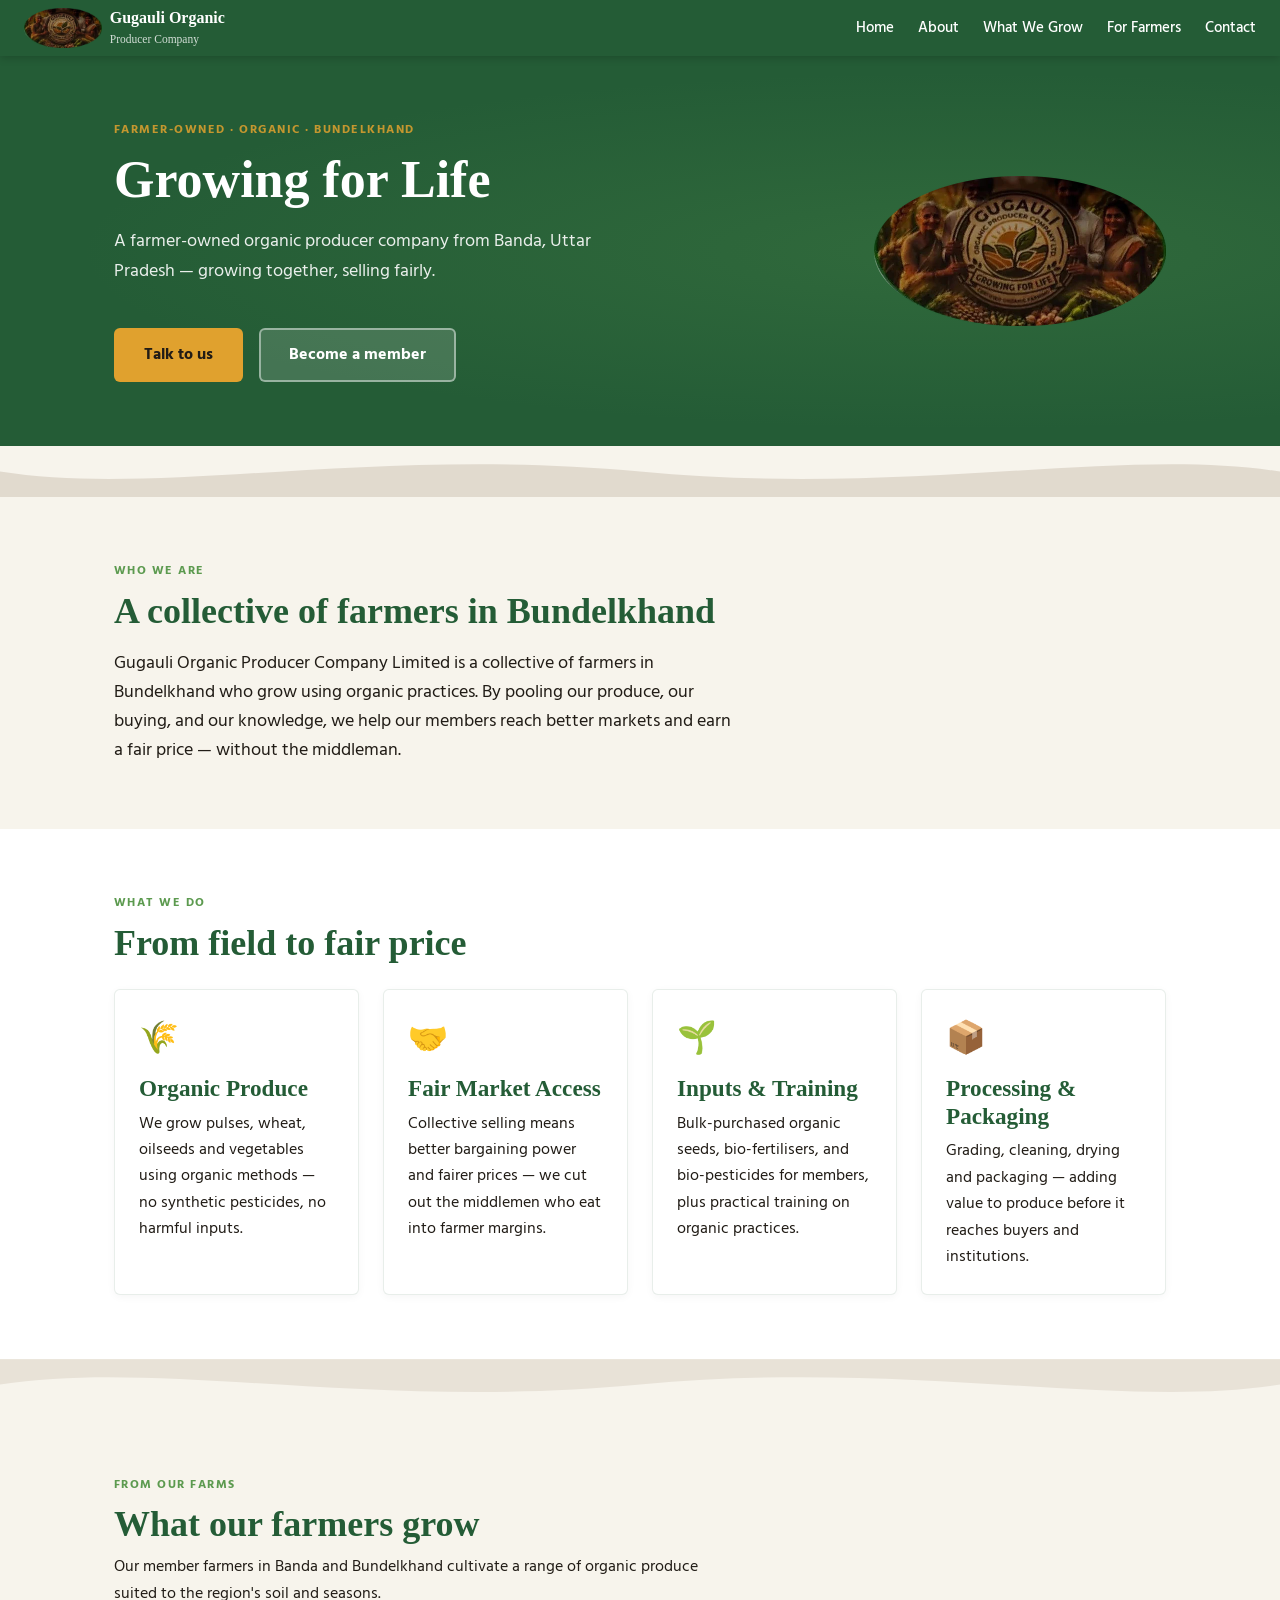
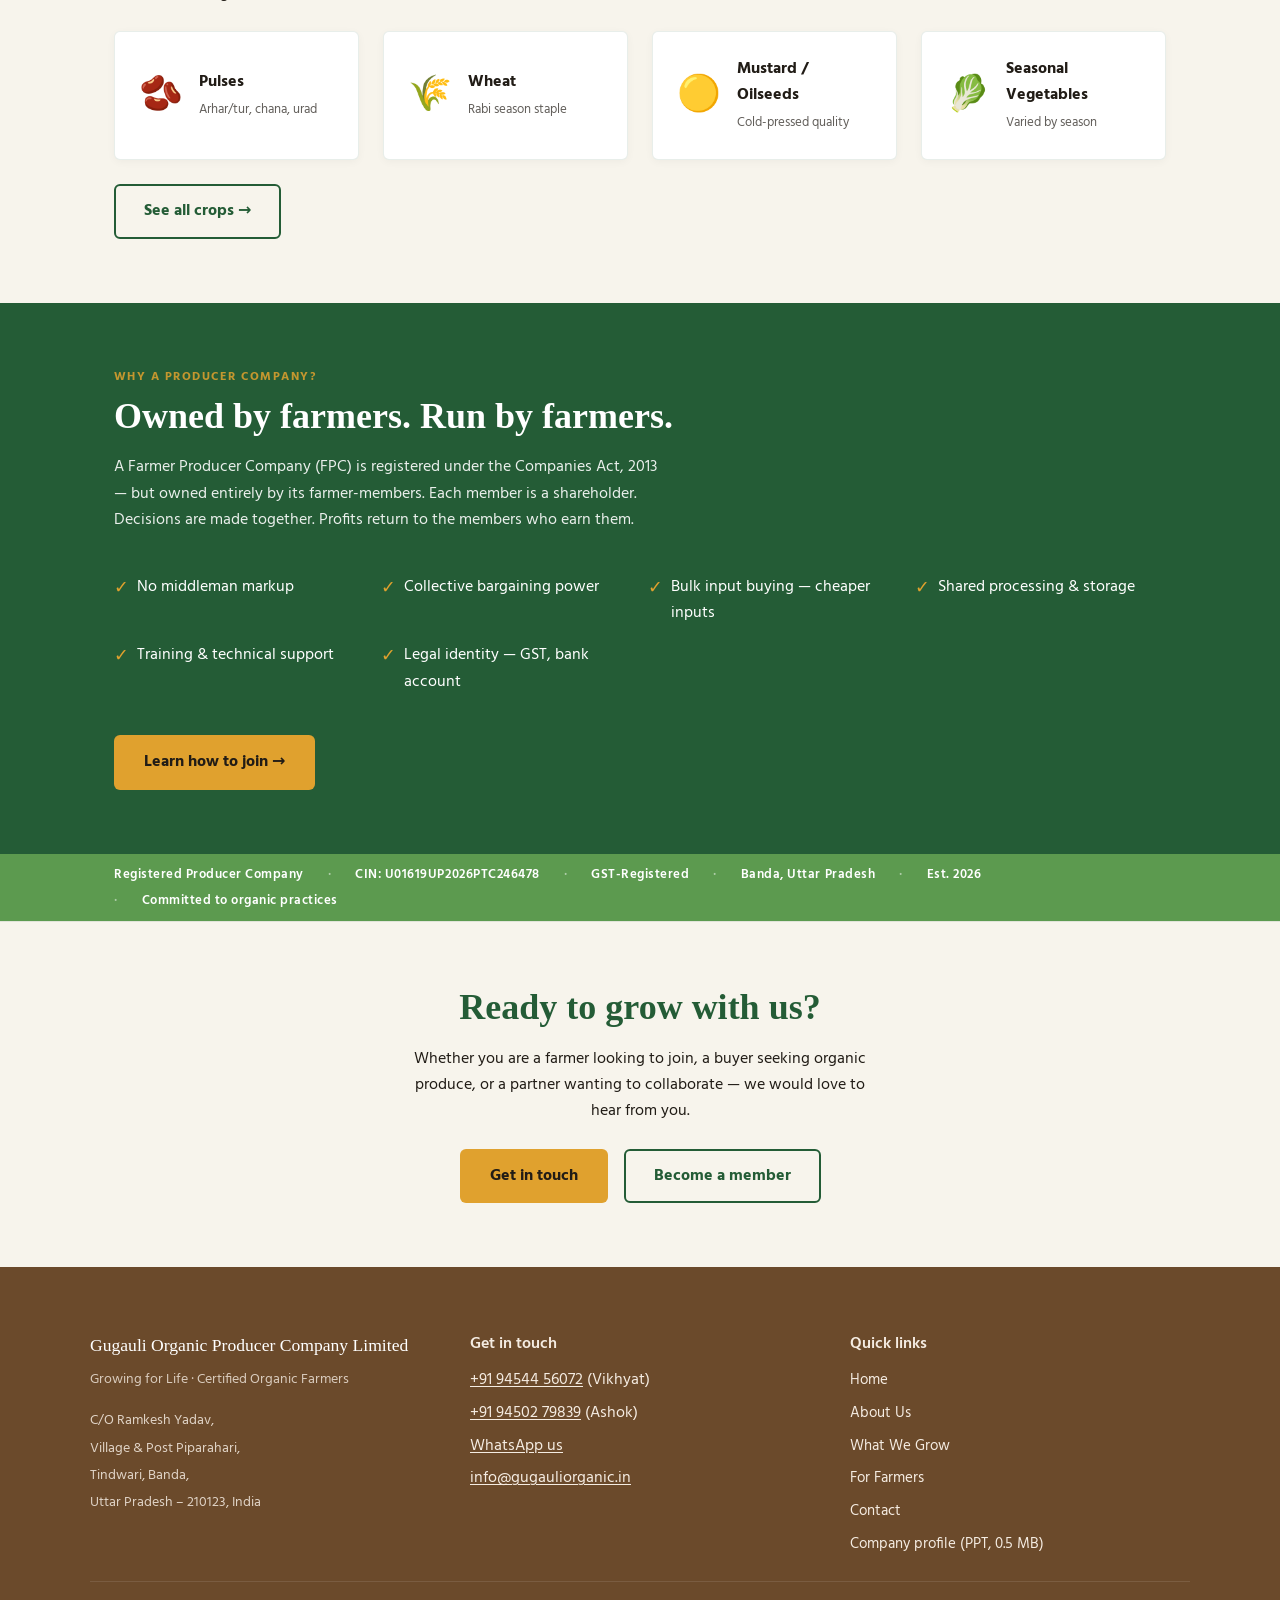
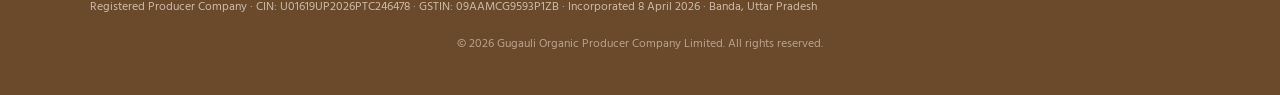
<file: index.html>
<!DOCTYPE html>
<html lang="en">
<head>
  <meta charset="UTF-8">
  <meta name="viewport" content="width=device-width, initial-scale=1.0">
  <title>Gugauli Organic Producer Company — Growing for Life, Banda, Uttar Pradesh</title>
  <meta name="description" content="Gugauli Organic Producer Company Limited is a farmer-owned organic producer company in Banda, Uttar Pradesh — growing pulses, wheat, mustard and vegetables together, selling fairly.">
  <link rel="canonical" href="https://gugauliorganic.in/"><!-- TODO: confirm final domain -->
  <!-- Open Graph -->
  <meta property="og:type"        content="website">
  <meta property="og:title"       content="Gugauli Organic Producer Company — Growing for Life">
  <meta property="og:description" content="Farmer-owned organic producer company in Banda, Uttar Pradesh. Pulses, wheat, mustard — grown together, sold fairly.">
  <meta property="og:url"         content="https://gugauliorganic.in/">
  <meta property="og:image"       content="https://gugauliorganic.in/assets/img/og-image.jpg">
  <meta name="twitter:card"       content="summary_large_image">
  <!-- Favicon -->
  <link rel="icon" type="image/png" href="/assets/icons/favicon.png">
  <link rel="apple-touch-icon" href="/assets/icons/apple-touch-icon.png">
  <!-- Google Fonts: Tiro Devanagari (display) + Hind (body/UI) — both Devanagari-compatible -->
  <link rel="preconnect" href="https://fonts.googleapis.com">
  <link rel="preconnect" href="https://fonts.gstatic.com" crossorigin>
  <link href="https://fonts.googleapis.com/css2?family=Tiro+Devanagari:ital@0;1&family=Hind:wght@400;500;600;700&display=swap" rel="stylesheet">
  <link rel="stylesheet" href="/assets/css/styles.css">
  <!-- JSON-LD structured data -->
  <script type="application/ld+json">
  {
    "@context": "https://schema.org",
    "@type": ["Organization", "LocalBusiness"],
    "name": "Gugauli Organic Producer Company Limited",
    "url": "https://gugauliorganic.in",
    "logo": "https://gugauliorganic.in/assets/img/logo.png",
    "foundingDate": "2026-04-08",
    "description": "Farmer-owned organic producer company in Banda, Uttar Pradesh — growing and selling organic pulses, wheat, oilseeds and vegetables.",
    "address": {
      "@type": "PostalAddress",
      "streetAddress": "Village & Post Piparahari, Tindwari",
      "addressLocality": "Banda",
      "addressRegion": "Uttar Pradesh",
      "postalCode": "210123",
      "addressCountry": "IN"
    },
    "identifier": {
      "@type": "PropertyValue",
      "name": "CIN",
      "value": "U01619UP2026PTC246478"
    },
    "knowsAbout": ["organic farming", "pulses", "wheat", "oilseeds", "Bundelkhand agriculture"]
  }
  </script>
</head>
<body>
  <a class="skip-link" href="#main">Skip to main content</a>

  <!-- ── HEADER ─────────────────────────────────── -->
  <header class="site-header" role="banner">
    <a class="site-header__brand" href="/" aria-label="Gugauli Organic Producer Company — Home">
      <img class="site-header__logo" src="/assets/img/logo-sm.webp" alt="" aria-hidden="true" width="78" height="40">
      <span class="site-header__name">Gugauli Organic<br><small style="font-size:.72em;font-weight:400;opacity:.8;">Producer Company</small></span>
    </a>

    <button class="nav-toggle" aria-controls="site-nav" aria-expanded="false" aria-label="Open navigation menu">
      <span class="nav-toggle__open"  aria-hidden="true">☰</span>
      <span class="nav-toggle__close" aria-hidden="true">✕</span>
    </button>

    <nav class="site-nav" id="site-nav" aria-label="Main navigation">
      <ul class="site-nav__list">
        <li><a href="/"              aria-current="page">Home</a></li>
        <li><a href="/about.html">About</a></li>
        <li><a href="/products.html">What We Grow</a></li>
        <li><a href="/farmers.html">For Farmers</a></li>
        <li><a href="/contact.html">Contact</a></li>
      </ul>
    </nav>
  </header>

  <!-- ── MAIN ───────────────────────────────────── -->
  <main id="main">

    <!-- HERO -->
    <section class="hero" aria-label="Introduction">
      <div class="hero__inner container">
        <div class="hero__text">
          <span class="section-label" style="color:rgba(224,161,46,.85);">Farmer-Owned · Organic · Bundelkhand</span>
          <h1 class="hero__headline">Growing for Life</h1>
          <p class="hero__sub">A farmer-owned organic producer company from Banda, Uttar Pradesh — growing together, selling fairly.</p>
          <div class="hero__ctas">
            <a href="/contact.html" class="btn btn--primary">Talk to us</a>
            <a href="/farmers.html" class="btn btn--ghost">Become a member</a>
          </div>
        </div>
        <div class="hero__mark" aria-hidden="true">
          <img src="/assets/img/logo.webp" alt="" width="292" height="150" style="max-width:100%;height:auto;">
        </div>
      </div>
    </section>

    <!-- WAVE DIVIDER -->
    <div class="wave-divider" aria-hidden="true">
      <svg viewBox="0 0 1200 48" preserveAspectRatio="none" xmlns="http://www.w3.org/2000/svg">
        <path d="M0,24 C150,48 350,0 600,24 C850,48 1050,0 1200,24 L1200,48 L0,48 Z" fill="#6B4A2B"/>
      </svg>
    </div>

    <!-- WHO WE ARE -->
    <section class="section" aria-labelledby="intro-heading">
      <div class="container">
        <span class="section-label">Who we are</span>
        <h2 id="intro-heading">A collective of farmers in Bundelkhand</h2>
        <p style="font-size:1.1rem;margin-top:var(--space-sm);max-width:62ch;">Gugauli Organic Producer Company Limited is a collective of farmers in Bundelkhand who grow using organic practices. By pooling our produce, our buying, and our knowledge, we help our members reach better markets and earn a fair price — without the middleman.</p>
      </div>
    </section>

    <!-- WHAT WE DO -->
    <section class="section" style="background:#fff;" aria-labelledby="what-we-do-heading">
      <div class="container">
        <span class="section-label">What we do</span>
        <h2 id="what-we-do-heading">From field to fair price</h2>
        <div class="card-grid">
          <div class="card">
            <div class="card__icon" aria-hidden="true">🌾</div>
            <h3>Organic Produce</h3>
            <p>We grow pulses, wheat, oilseeds and vegetables using organic methods — no synthetic pesticides, no harmful inputs.</p>
          </div>
          <div class="card">
            <div class="card__icon" aria-hidden="true">🤝</div>
            <h3>Fair Market Access</h3>
            <p>Collective selling means better bargaining power and fairer prices — we cut out the middlemen who eat into farmer margins.</p>
          </div>
          <div class="card">
            <div class="card__icon" aria-hidden="true">🌱</div>
            <h3>Inputs &amp; Training</h3>
            <p>Bulk-purchased organic seeds, bio-fertilisers, and bio-pesticides for members, plus practical training on organic practices.</p>
          </div>
          <div class="card">
            <div class="card__icon" aria-hidden="true">📦</div>
            <h3>Processing &amp; Packaging</h3>
            <p>Grading, cleaning, drying and packaging — adding value to produce before it reaches buyers and institutions.</p>
          </div>
        </div>
      </div>
    </section>

    <!-- WAVE DIVIDER (inverted) -->
    <div class="wave-divider" aria-hidden="true" style="transform:scaleY(-1);opacity:.1;">
      <svg viewBox="0 0 1200 48" preserveAspectRatio="none" xmlns="http://www.w3.org/2000/svg">
        <path d="M0,24 C150,48 350,0 600,24 C850,48 1050,0 1200,24 L1200,48 L0,48 Z" fill="#6B4A2B"/>
      </svg>
    </div>

    <!-- WHAT WE GROW (preview) -->
    <!-- TODO: update crop list once confirmed by owner (Section 4 #1 of build spec) -->
    <section class="section" aria-labelledby="crops-heading">
      <div class="container">
        <span class="section-label">From our farms</span>
        <h2 id="crops-heading">What our farmers grow</h2>
        <p style="margin-top:var(--space-xs);">Our member farmers in Banda and Bundelkhand cultivate a range of organic produce suited to the region's soil and seasons.</p>
        <div class="card-grid" style="margin-top:var(--space-md);">
          <div class="card" style="display:flex;align-items:center;gap:var(--space-sm);">
            <span style="font-size:2.2rem;flex-shrink:0;" aria-hidden="true">🫘</span>
            <div><strong>Pulses</strong><br><small style="opacity:.7;">Arhar/tur, chana, urad</small></div>
          </div>
          <div class="card" style="display:flex;align-items:center;gap:var(--space-sm);">
            <span style="font-size:2.2rem;flex-shrink:0;" aria-hidden="true">🌾</span>
            <div><strong>Wheat</strong><br><small style="opacity:.7;">Rabi season staple</small></div>
          </div>
          <div class="card" style="display:flex;align-items:center;gap:var(--space-sm);">
            <span style="font-size:2.2rem;flex-shrink:0;" aria-hidden="true">🟡</span>
            <div><strong>Mustard / Oilseeds</strong><br><small style="opacity:.7;">Cold-pressed quality</small></div>
          </div>
          <div class="card" style="display:flex;align-items:center;gap:var(--space-sm);">
            <span style="font-size:2.2rem;flex-shrink:0;" aria-hidden="true">🥬</span>
            <div><strong>Seasonal Vegetables</strong><br><small style="opacity:.7;">Varied by season</small></div>
          </div>
        </div>
        <p style="margin-top:var(--space-md);"><a href="/products.html" class="btn btn--outline">See all crops &rarr;</a></p>
      </div>
    </section>

    <!-- WHY A PRODUCER COMPANY -->
    <section class="section" style="background:var(--color-green-deep);color:#fff;" aria-labelledby="why-fpo-heading">
      <div class="container">
        <span class="section-label" style="color:rgba(224,161,46,.85);">Why a Producer Company?</span>
        <h2 id="why-fpo-heading" style="color:#fff;">Owned by farmers. Run by farmers.</h2>
        <p style="opacity:.9;margin-top:var(--space-sm);max-width:62ch;">A Farmer Producer Company (FPC) is registered under the Companies Act, 2013 — but owned entirely by its farmer-members. Each member is a shareholder. Decisions are made together. Profits return to the members who earn them.</p>
        <ul style="margin-top:var(--space-lg);display:grid;gap:var(--space-sm);grid-template-columns:repeat(auto-fit,minmax(200px,1fr));">
          <li style="display:flex;gap:.5rem;align-items:flex-start;"><span style="color:var(--color-amber);font-size:1.1rem;flex-shrink:0;" aria-hidden="true">✓</span>No middleman markup</li>
          <li style="display:flex;gap:.5rem;align-items:flex-start;"><span style="color:var(--color-amber);font-size:1.1rem;flex-shrink:0;" aria-hidden="true">✓</span>Collective bargaining power</li>
          <li style="display:flex;gap:.5rem;align-items:flex-start;"><span style="color:var(--color-amber);font-size:1.1rem;flex-shrink:0;" aria-hidden="true">✓</span>Bulk input buying — cheaper inputs</li>
          <li style="display:flex;gap:.5rem;align-items:flex-start;"><span style="color:var(--color-amber);font-size:1.1rem;flex-shrink:0;" aria-hidden="true">✓</span>Shared processing &amp; storage</li>
          <li style="display:flex;gap:.5rem;align-items:flex-start;"><span style="color:var(--color-amber);font-size:1.1rem;flex-shrink:0;" aria-hidden="true">✓</span>Training &amp; technical support</li>
          <li style="display:flex;gap:.5rem;align-items:flex-start;"><span style="color:var(--color-amber);font-size:1.1rem;flex-shrink:0;" aria-hidden="true">✓</span>Legal identity — GST, bank account</li>
        </ul>
        <p style="margin-top:var(--space-lg);"><a href="/farmers.html" class="btn btn--primary">Learn how to join &rarr;</a></p>
      </div>
    </section>

    <!-- TRUST STRIP -->
    <div class="trust-strip" role="region" aria-label="Company credentials">
      <div class="container">
        <ul class="trust-strip__list">
          <li>Registered Producer Company</li>
          <li>CIN: U01619UP2026PTC246478</li>
          <li>GST-Registered</li>
          <li>Banda, Uttar Pradesh</li>
          <li>Est. 2026</li>
          <!-- TODO: update once organic certification confirmed (Section 4 #11 of build spec) -->
          <li>Committed to organic practices</li>
        </ul>
      </div>
    </div>

    <!-- CTA BAND -->
    <section class="section cta-band" aria-labelledby="cta-heading">
      <div class="container" style="text-align:center;">
        <h2 id="cta-heading">Ready to grow with us?</h2>
        <p style="margin:var(--space-sm) auto;max-width:52ch;">Whether you are a farmer looking to join, a buyer seeking organic produce, or a partner wanting to collaborate — we would love to hear from you.</p>
        <div style="display:flex;gap:var(--space-sm);justify-content:center;flex-wrap:wrap;margin-top:var(--space-md);">
          <a href="/contact.html" class="btn btn--primary">Get in touch</a>
          <a href="/farmers.html" class="btn btn--outline">Become a member</a>
        </div>
      </div>
    </section>

  </main>

  <!-- ── FOOTER ─────────────────────────────────── -->
  <footer class="site-footer" role="contentinfo">
    <div class="site-footer__inner">
      <div>
        <p class="site-footer__name">Gugauli Organic Producer Company Limited</p>
        <p class="site-footer__tagline">Growing for Life · Certified Organic Farmers</p>
        <address style="font-style:normal;font-size:.9rem;line-height:1.9;opacity:.85;">
          <!-- TODO: confirm whether to display C/O line publicly -->
          C/O Ramkesh Yadav,<br>
          Village &amp; Post Piparahari,<br>
          Tindwari, Banda,<br>
          Uttar Pradesh – 210123, India
        </address>
      </div>
      <div>
        <p style="font-weight:600;margin-bottom:.6rem;">Get in touch</p>
        <p style="margin-bottom:.4rem;"><a href="tel:+919454456072">+91 94544 56072</a> (Vikhyat)</p>
        <p style="margin-bottom:.4rem;"><a href="tel:+919450279839">+91 94502 79839</a> (Ashok)</p>
        <p style="margin-bottom:.4rem;"><a href="https://wa.me/919454456072" target="_blank" rel="noopener">WhatsApp us</a></p>
        <p><a href="mailto:info@gugauliorganic.in">info@gugauliorganic.in</a></p>
      </div>
      <div>
        <p style="font-weight:600;margin-bottom:.6rem;">Quick links</p>
        <nav aria-label="Footer navigation">
          <ul class="site-footer__links">
            <li><a href="/">Home</a></li>
            <li><a href="/about.html">About Us</a></li>
            <li><a href="/products.html">What We Grow</a></li>
            <li><a href="/farmers.html">For Farmers</a></li>
            <li><a href="/contact.html">Contact</a></li>
            <li><a href="/assets/docs/Gugauli-Organic-Producer-Company-Profile.pptx" download>Company profile (PPT, 0.5&nbsp;MB)</a></li>
          </ul>
        </nav>
      </div>
    </div>
    <p class="site-footer__reg">
      Registered Producer Company · CIN: U01619UP2026PTC246478 · GSTIN: 09AAMCG9593P1ZB · Incorporated 8 April 2026 · Banda, Uttar Pradesh
    </p>
    <p class="site-footer__copy">© <span id="year"></span> Gugauli Organic Producer Company Limited. All rights reserved.</p>
  </footer>

  <script src="/assets/js/main.js"></script>
</body>
</html>
</file>
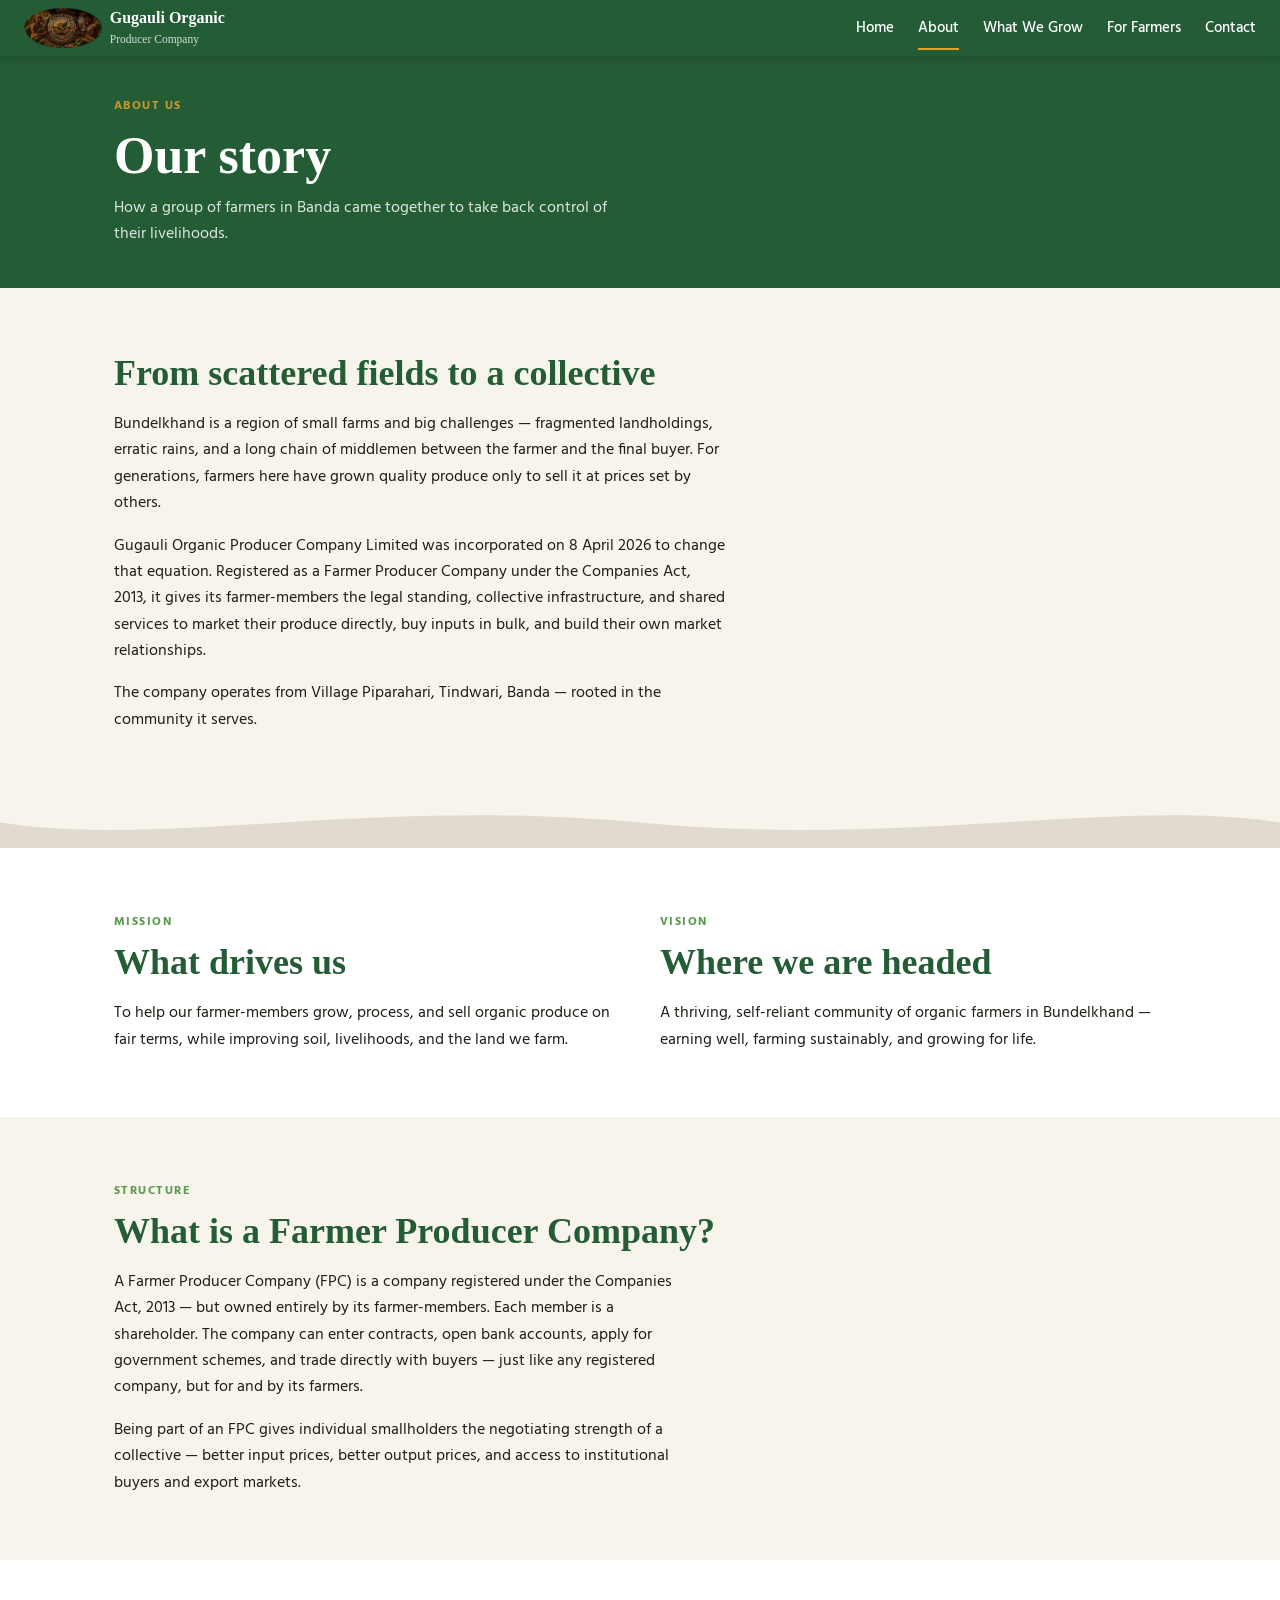
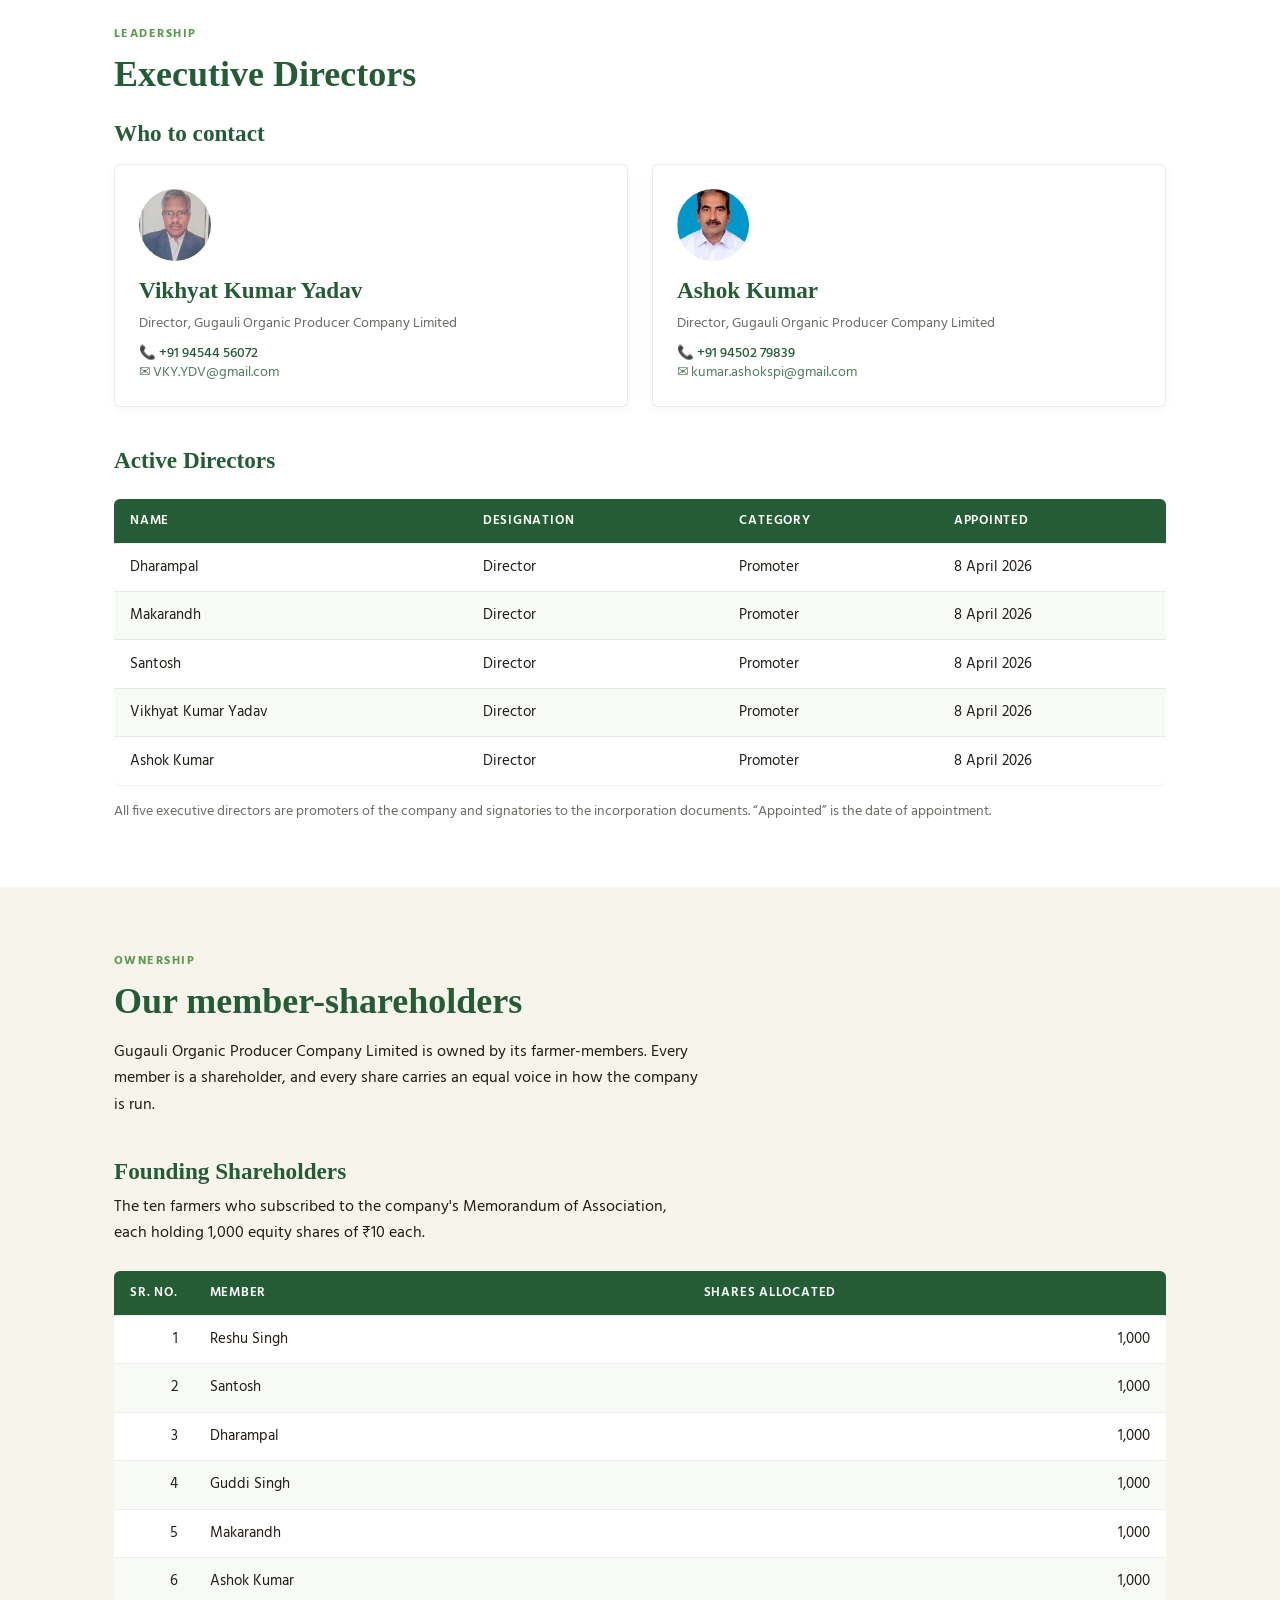
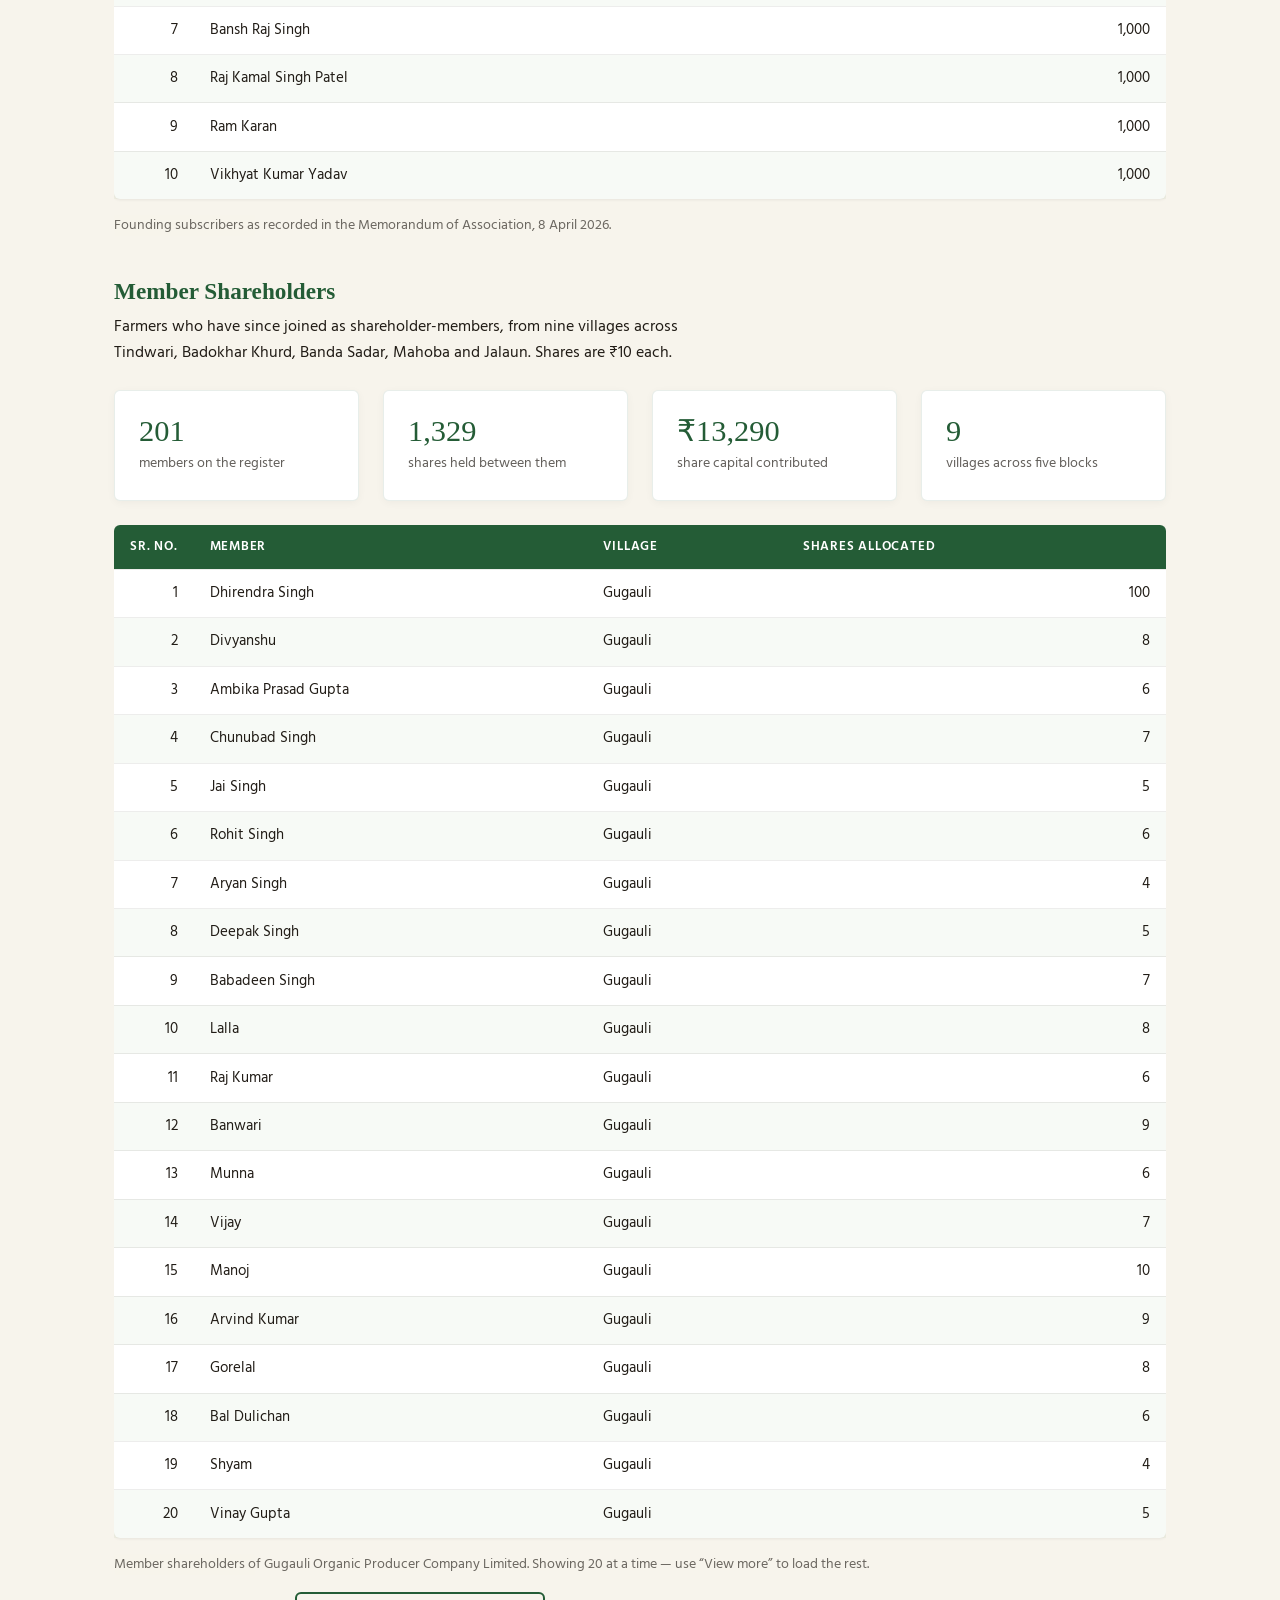
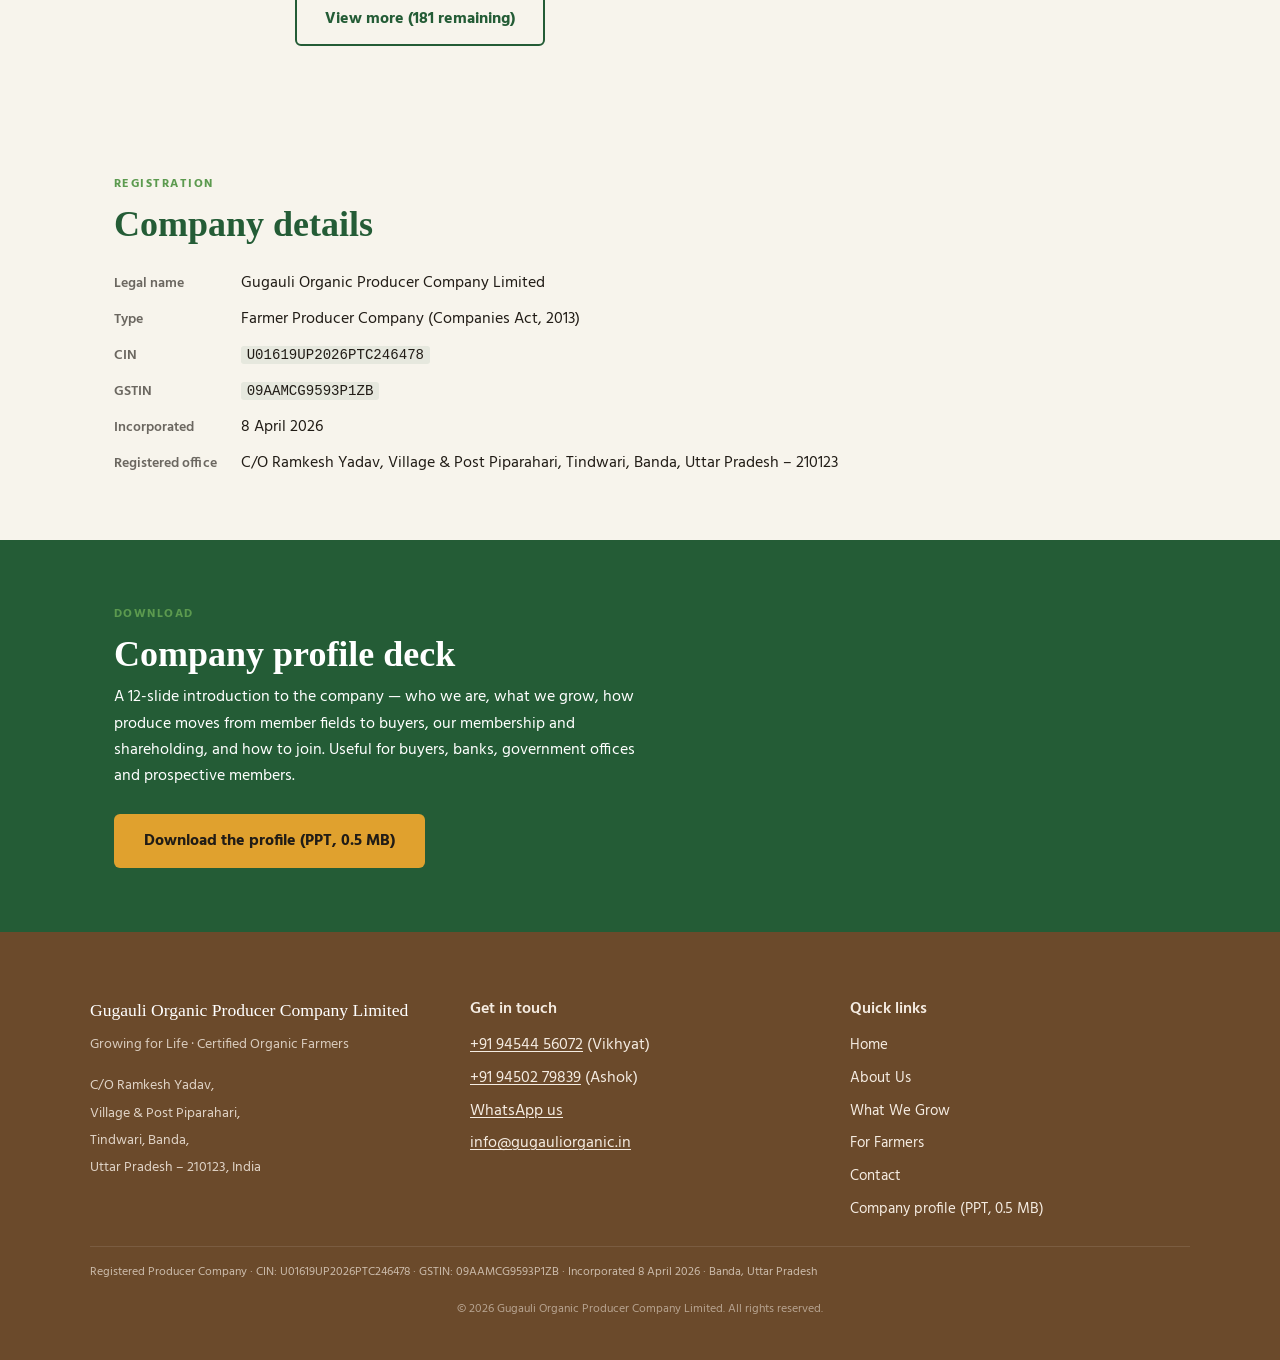
<file: about.html>
<!DOCTYPE html>
<html lang="en">
<head>
  <meta charset="UTF-8">
  <meta name="viewport" content="width=device-width, initial-scale=1.0">
  <title>About Us — Gugauli Organic Producer Company Limited</title>
  <meta name="description" content="The story behind Gugauli Organic Producer Company — a farmer collective in Banda, Uttar Pradesh, founded to help smallholder farmers get fair prices for their organic produce.">
  <link rel="canonical" href="https://gugauliorganic.in/about.html">
  <meta property="og:type"        content="website">
  <meta property="og:title"       content="About Us — Gugauli Organic Producer Company">
  <meta property="og:description" content="Founded in April 2026 in Banda, Uttar Pradesh — a farmer collective committed to organic practices and fair prices.">
  <meta property="og:url"         content="https://gugauliorganic.in/about.html">
  <meta property="og:image"       content="https://gugauliorganic.in/assets/img/og-image.jpg">
  <meta name="twitter:card"       content="summary_large_image">
  <link rel="icon" type="image/png" href="/assets/icons/favicon.png">
  <link rel="apple-touch-icon" href="/assets/icons/apple-touch-icon.png">
  <link rel="preconnect" href="https://fonts.googleapis.com">
  <link rel="preconnect" href="https://fonts.gstatic.com" crossorigin>
  <link href="https://fonts.googleapis.com/css2?family=Tiro+Devanagari:ital@0;1&family=Hind:wght@400;500;600;700&display=swap" rel="stylesheet">
  <link rel="stylesheet" href="/assets/css/styles.css">
</head>
<body>
  <a class="skip-link" href="#main">Skip to main content</a>

  <header class="site-header" role="banner">
    <a class="site-header__brand" href="/" aria-label="Gugauli Organic Producer Company — Home">
      <img class="site-header__logo" src="/assets/img/logo-sm.webp" alt="" aria-hidden="true" width="78" height="40">
      <span class="site-header__name">Gugauli Organic<br><small style="font-size:.72em;font-weight:400;opacity:.8;">Producer Company</small></span>
    </a>
    <button class="nav-toggle" aria-controls="site-nav" aria-expanded="false" aria-label="Open navigation menu">
      <span class="nav-toggle__open"  aria-hidden="true">☰</span>
      <span class="nav-toggle__close" aria-hidden="true">✕</span>
    </button>
    <nav class="site-nav" id="site-nav" aria-label="Main navigation">
      <ul class="site-nav__list">
        <li><a href="/">Home</a></li>
        <li><a href="/about.html" aria-current="page">About</a></li>
        <li><a href="/products.html">What We Grow</a></li>
        <li><a href="/farmers.html">For Farmers</a></li>
        <li><a href="/contact.html">Contact</a></li>
      </ul>
    </nav>
  </header>

  <main id="main">

    <div class="page-banner">
      <div class="container">
        <span class="section-label" style="color:rgba(224,161,46,.85);">About us</span>
        <h1>Our story</h1>
        <p style="opacity:.85;max-width:55ch;margin-top:.5rem;">How a group of farmers in Banda came together to take back control of their livelihoods.</p>
      </div>
    </div>

    <!-- OUR STORY -->
    <section class="section" aria-labelledby="story-heading">
      <div class="container">
        <h2 id="story-heading">From scattered fields to a collective</h2>
        <p style="margin-top:var(--space-sm);">Bundelkhand is a region of small farms and big challenges — fragmented landholdings, erratic rains, and a long chain of middlemen between the farmer and the final buyer. For generations, farmers here have grown quality produce only to sell it at prices set by others.</p>
        <p style="margin-top:var(--space-sm);">Gugauli Organic Producer Company Limited was incorporated on 8 April 2026 to change that equation. Registered as a Farmer Producer Company under the Companies Act, 2013, it gives its farmer-members the legal standing, collective infrastructure, and shared services to market their produce directly, buy inputs in bulk, and build their own market relationships.</p>
        <!-- TODO: add origin narrative once owner provides it -->
        <p style="margin-top:var(--space-sm);">The company operates from Village Piparahari, Tindwari, Banda — rooted in the community it serves.</p>
      </div>
    </section>

    <!-- WAVE DIVIDER -->
    <div class="wave-divider" aria-hidden="true">
      <svg viewBox="0 0 1200 48" preserveAspectRatio="none" xmlns="http://www.w3.org/2000/svg">
        <path d="M0,24 C150,48 350,0 600,24 C850,48 1050,0 1200,24 L1200,48 L0,48 Z" fill="#6B4A2B"/>
      </svg>
    </div>

    <!-- MISSION & VISION -->
    <section class="section" style="background:#fff;" aria-labelledby="mission-heading">
      <div class="container">
        <div style="display:grid;gap:var(--space-lg);grid-template-columns:repeat(auto-fit,minmax(280px,1fr));">
          <div>
            <span class="section-label">Mission</span>
            <h2 id="mission-heading">What drives us</h2>
            <p style="margin-top:var(--space-sm);">To help our farmer-members grow, process, and sell organic produce on fair terms, while improving soil, livelihoods, and the land we farm.</p>
          </div>
          <div>
            <span class="section-label">Vision</span>
            <h2>Where we are headed</h2>
            <p style="margin-top:var(--space-sm);">A thriving, self-reliant community of organic farmers in Bundelkhand — earning well, farming sustainably, and growing for life.</p>
          </div>
        </div>
      </div>
    </section>

    <!-- WHAT IS A PRODUCER COMPANY -->
    <section class="section" aria-labelledby="fpc-heading">
      <div class="container">
        <span class="section-label">Structure</span>
        <h2 id="fpc-heading">What is a Farmer Producer Company?</h2>
        <p style="margin-top:var(--space-sm);max-width:65ch;">A Farmer Producer Company (FPC) is a company registered under the Companies Act, 2013 — but owned entirely by its farmer-members. Each member is a shareholder. The company can enter contracts, open bank accounts, apply for government schemes, and trade directly with buyers — just like any registered company, but for and by its farmers.</p>
        <p style="margin-top:var(--space-sm);max-width:65ch;">Being part of an FPC gives individual smallholders the negotiating strength of a collective — better input prices, better output prices, and access to institutional buyers and export markets.</p>
      </div>
    </section>

    <!-- LEADERSHIP -->
    <section class="section" style="background:#fff;" aria-labelledby="directors-heading">
      <div class="container">
        <span class="section-label">Leadership</span>
        <h2 id="directors-heading">Executive Directors</h2>
        <h3 style="margin-top:var(--space-md);">Who to contact</h3>
        <div class="card-grid" style="margin-top:var(--space-sm);">
          <div class="card">
            <img src="/assets/img/vikhyat.jpg" alt="Vikhyat Kumar Yadav" style="aspect-ratio:1/1;width:72px;height:72px;border-radius:50%;margin-bottom:var(--space-sm);object-fit:cover;">
            <h3>Vikhyat Kumar Yadav</h3>
            <p style="font-size:.88rem;opacity:.65;margin-top:.2rem;">Director, Gugauli Organic Producer Company Limited</p>
            <p style="font-size:.85rem;margin-top:.5rem;line-height:1.4;">
              <a href="tel:+919454456072" style="text-decoration:none;font-weight:500;">📞 +91 94544 56072</a><br>
              <a href="mailto:VKY.YDV@gmail.com" style="text-decoration:none;opacity:.8;">✉ VKY.YDV@gmail.com</a>
            </p>
          </div>
          <div class="card">
            <img src="/assets/img/ashok.jpg" alt="Ashok Kumar" style="aspect-ratio:1/1;width:72px;height:72px;border-radius:50%;margin-bottom:var(--space-sm);object-fit:cover;">
            <h3>Ashok Kumar</h3>
            <p style="font-size:.88rem;opacity:.65;margin-top:.2rem;">Director, Gugauli Organic Producer Company Limited</p>
            <p style="font-size:.85rem;margin-top:.5rem;line-height:1.4;">
              <a href="tel:+919450279839" style="text-decoration:none;font-weight:500;">📞 +91 94502 79839</a><br>
              <a href="mailto:kumar.ashokspi@gmail.com" style="text-decoration:none;opacity:.8;">✉ kumar.ashokspi@gmail.com</a>
            </p>
          </div>
        </div>

        <h3 style="margin-top:var(--space-lg);">Active Directors</h3>
        <div class="table-wrap">
          <table class="data-table">
            <caption>All five executive directors are promoters of the company and signatories to the incorporation documents. &ldquo;Appointed&rdquo; is the date of appointment.</caption>
            <thead>
              <tr>
                <th scope="col">Name</th>
                <th scope="col">Designation</th>
                <th scope="col">Category</th>
                <th scope="col">Appointed</th>
              </tr>
            </thead>
            <tbody>
              <tr><td>Dharampal</td><td>Director</td><td>Promoter</td><td>8 April 2026</td></tr>
              <tr><td>Makarandh</td><td>Director</td><td>Promoter</td><td>8 April 2026</td></tr>
              <tr><td>Santosh</td><td>Director</td><td>Promoter</td><td>8 April 2026</td></tr>
              <tr><td>Vikhyat Kumar Yadav</td><td>Director</td><td>Promoter</td><td>8 April 2026</td></tr>
              <tr><td>Ashok Kumar</td><td>Director</td><td>Promoter</td><td>8 April 2026</td></tr>
            </tbody>
          </table>
        </div>
      </div>
    </section>

    <!-- MEMBER-SHAREHOLDERS -->
    <section class="section" aria-labelledby="members-heading">
      <div class="container">
        <span class="section-label">Ownership</span>
        <h2 id="members-heading">Our member-shareholders</h2>
        <p style="margin-top:var(--space-sm);max-width:65ch;">Gugauli Organic Producer Company Limited is owned by its farmer-members. Every member is a shareholder, and every share carries an equal voice in how the company is run.</p>

        <h3 style="margin-top:var(--space-lg);">Founding Shareholders</h3>
        <p style="margin-top:var(--space-xs);max-width:65ch;">The ten farmers who subscribed to the company's Memorandum of Association, each holding 1,000 equity shares of ₹10 each.</p>
        <div class="table-wrap">
          <table class="data-table">
            <caption>Founding subscribers as recorded in the Memorandum of Association, 8 April 2026.</caption>
            <thead>
              <tr>
                <th scope="col" class="col-sr">Sr. No.</th>
                <th scope="col">Member</th>
                <th scope="col">Shares Allocated</th>
              </tr>
            </thead>
            <tbody>
              <tr><td class="num">1</td><td>Reshu Singh</td><td class="num">1,000</td></tr>
              <tr><td class="num">2</td><td>Santosh</td><td class="num">1,000</td></tr>
              <tr><td class="num">3</td><td>Dharampal</td><td class="num">1,000</td></tr>
              <tr><td class="num">4</td><td>Guddi Singh</td><td class="num">1,000</td></tr>
              <tr><td class="num">5</td><td>Makarandh</td><td class="num">1,000</td></tr>
              <tr><td class="num">6</td><td>Ashok Kumar</td><td class="num">1,000</td></tr>
              <tr><td class="num">7</td><td>Bansh Raj Singh</td><td class="num">1,000</td></tr>
              <tr><td class="num">8</td><td>Raj Kamal Singh Patel</td><td class="num">1,000</td></tr>
              <tr><td class="num">9</td><td>Ram Karan</td><td class="num">1,000</td></tr>
              <tr><td class="num">10</td><td>Vikhyat Kumar Yadav</td><td class="num">1,000</td></tr>
            </tbody>
          </table>
        </div>

        <!-- MEMBER REGISTER — transcribed from the combined member register (201 members).
             Data lives in assets/js/members-data.js and is rendered client-side, 20 rows at a
             time, via the "View more" button below.
             Aadhaar numbers, caste, gender and father's/husband's names from the register are
             deliberately NOT published — see CLAUDE.md, critical rules. -->
        <h3 style="margin-top:var(--space-lg);">Member Shareholders</h3>
        <p style="margin-top:var(--space-xs);max-width:65ch;">Farmers who have since joined as shareholder-members, from nine villages across Tindwari, Badokhar Khurd, Banda Sadar, Mahoba and Jalaun. Shares are ₹10 each.</p>

        <div class="card-grid" style="margin-top:var(--space-md);">
          <div class="card"><p style="font-family:var(--font-display);font-size:1.9rem;line-height:1.1;color:var(--color-green-deep);">201</p><p style="font-size:.9rem;opacity:.7;margin-top:.2rem;">members on the register</p></div>
          <div class="card"><p style="font-family:var(--font-display);font-size:1.9rem;line-height:1.1;color:var(--color-green-deep);">1,329</p><p style="font-size:.9rem;opacity:.7;margin-top:.2rem;">shares held between them</p></div>
          <div class="card"><p style="font-family:var(--font-display);font-size:1.9rem;line-height:1.1;color:var(--color-green-deep);">₹13,290</p><p style="font-size:.9rem;opacity:.7;margin-top:.2rem;">share capital contributed</p></div>
          <div class="card"><p style="font-family:var(--font-display);font-size:1.9rem;line-height:1.1;color:var(--color-green-deep);">9</p><p style="font-size:.9rem;opacity:.7;margin-top:.2rem;">villages across five blocks</p></div>
        </div>

        <div class="table-wrap">
          <table class="data-table">
            <caption>Member shareholders of Gugauli Organic Producer Company Limited. Showing 20 at a time — use &ldquo;View more&rdquo; to load the rest.</caption>
            <thead>
              <tr>
                <th scope="col" class="col-sr">Sr. No.</th>
                <th scope="col">Member</th>
                <th scope="col">Village</th>
                <th scope="col">Shares Allocated</th>
              </tr>
            </thead>
            <tbody id="members-tbody"></tbody>
          </table>
        </div>
        <p style="margin-top:var(--space-sm);text-align:center;">
          <button type="button" id="members-view-more" class="btn btn--outline">View more</button>
        </p>
      </div>
    </section>

    <!-- REGISTRATION DETAILS -->
    <section class="section" aria-labelledby="reg-heading">
      <div class="container">
        <span class="section-label">Registration</span>
        <h2 id="reg-heading">Company details</h2>
        <dl class="reg-table">
          <dt>Legal name</dt>
          <dd>Gugauli Organic Producer Company Limited</dd>
          <dt>Type</dt>
          <dd>Farmer Producer Company (Companies Act, 2013)</dd>
          <dt>CIN</dt>
          <dd><code>U01619UP2026PTC246478</code></dd>
          <dt>GSTIN</dt>
          <dd><code>09AAMCG9593P1ZB</code></dd>
          <dt>Incorporated</dt>
          <dd>8 April 2026</dd>
          <dt>Registered office</dt>
          <!-- TODO: confirm C/O line for public display -->
          <dd>C/O Ramkesh Yadav, Village &amp; Post Piparahari, Tindwari, Banda, Uttar Pradesh – 210123</dd>
        </dl>
      </div>
    </section>

    <!-- COMPANY PROFILE DOWNLOAD -->
    <section class="section" style="background:var(--color-green-deep);color:#fff;" aria-labelledby="deck-heading">
      <div class="container">
        <span class="section-label">Download</span>
        <h2 id="deck-heading" style="color:#fff;">Company profile deck</h2>
        <p style="max-width:60ch;margin-top:var(--space-xs);">
          A 12-slide introduction to the company — who we are, what we grow, how produce
          moves from member fields to buyers, our membership and shareholding, and how to
          join. Useful for buyers, banks, government offices and prospective members.
        </p>
        <p style="margin-top:var(--space-md);">
          <a class="btn btn--primary"
             href="/assets/docs/Gugauli-Organic-Producer-Company-Profile.pptx"
             download>Download the profile (PPT, 0.5&nbsp;MB)</a>
        </p>
      </div>
    </section>

  </main>

  <footer class="site-footer" role="contentinfo">
    <div class="site-footer__inner">
      <div>
        <p class="site-footer__name">Gugauli Organic Producer Company Limited</p>
        <p class="site-footer__tagline">Growing for Life · Certified Organic Farmers</p>
        <address style="font-style:normal;font-size:.9rem;line-height:1.9;opacity:.85;">
          C/O Ramkesh Yadav,<br>
          Village &amp; Post Piparahari,<br>
          Tindwari, Banda,<br>
          Uttar Pradesh – 210123, India
        </address>
      </div>
      <div>
        <p style="font-weight:600;margin-bottom:.6rem;">Get in touch</p>
        <p style="margin-bottom:.4rem;"><a href="tel:+919454456072">+91 94544 56072</a> (Vikhyat)</p>
        <p style="margin-bottom:.4rem;"><a href="tel:+919450279839">+91 94502 79839</a> (Ashok)</p>
        <p style="margin-bottom:.4rem;"><a href="https://wa.me/919454456072" target="_blank" rel="noopener">WhatsApp us</a></p>
        <p><a href="mailto:info@gugauliorganic.in">info@gugauliorganic.in</a></p>
      </div>
      <div>
        <p style="font-weight:600;margin-bottom:.6rem;">Quick links</p>
        <nav aria-label="Footer navigation">
          <ul class="site-footer__links">
            <li><a href="/">Home</a></li>
            <li><a href="/about.html">About Us</a></li>
            <li><a href="/products.html">What We Grow</a></li>
            <li><a href="/farmers.html">For Farmers</a></li>
            <li><a href="/contact.html">Contact</a></li>
            <li><a href="/assets/docs/Gugauli-Organic-Producer-Company-Profile.pptx" download>Company profile (PPT, 0.5&nbsp;MB)</a></li>
          </ul>
        </nav>
      </div>
    </div>
    <p class="site-footer__reg">
      Registered Producer Company · CIN: U01619UP2026PTC246478 · GSTIN: 09AAMCG9593P1ZB · Incorporated 8 April 2026 · Banda, Uttar Pradesh
    </p>
    <p class="site-footer__copy">© <span id="year"></span> Gugauli Organic Producer Company Limited. All rights reserved.</p>
  </footer>

  <script src="/assets/js/main.js"></script>
  <script src="/assets/js/members-data.js"></script>
</body>
</html>
</file>
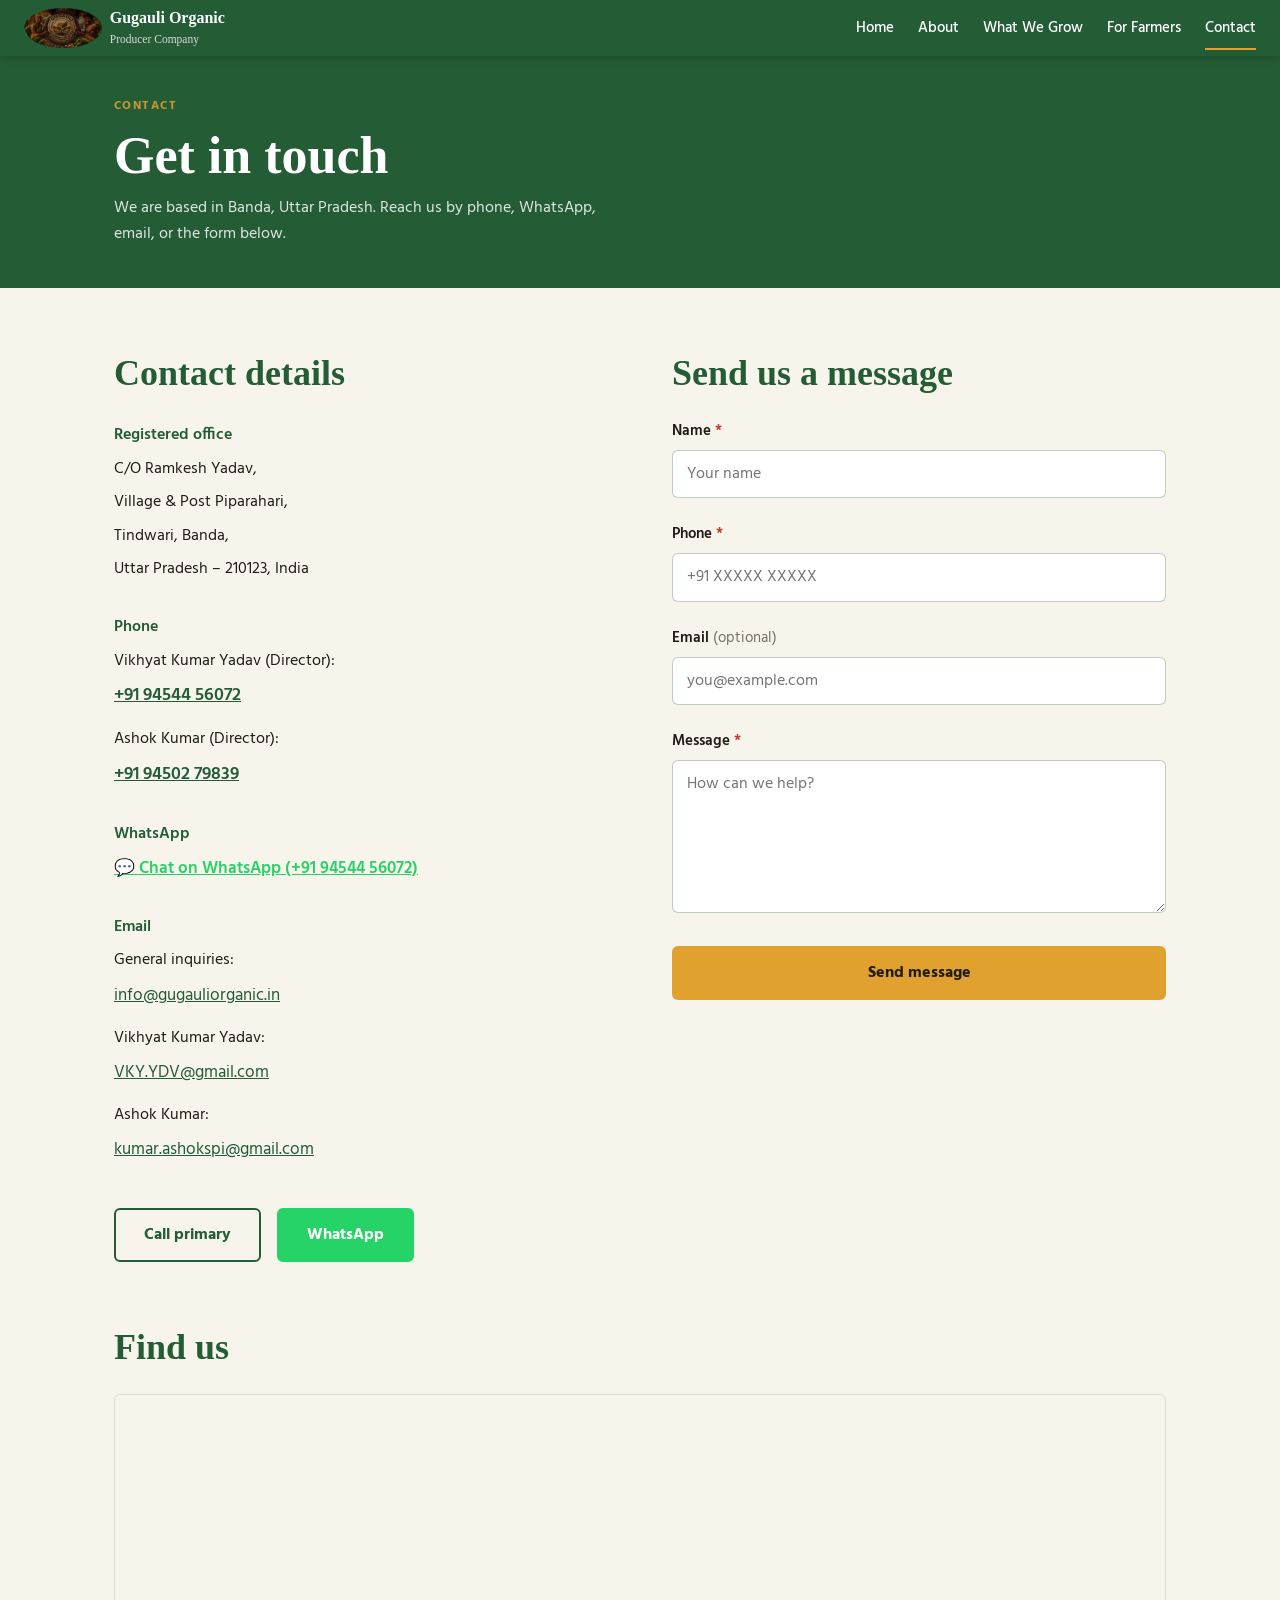
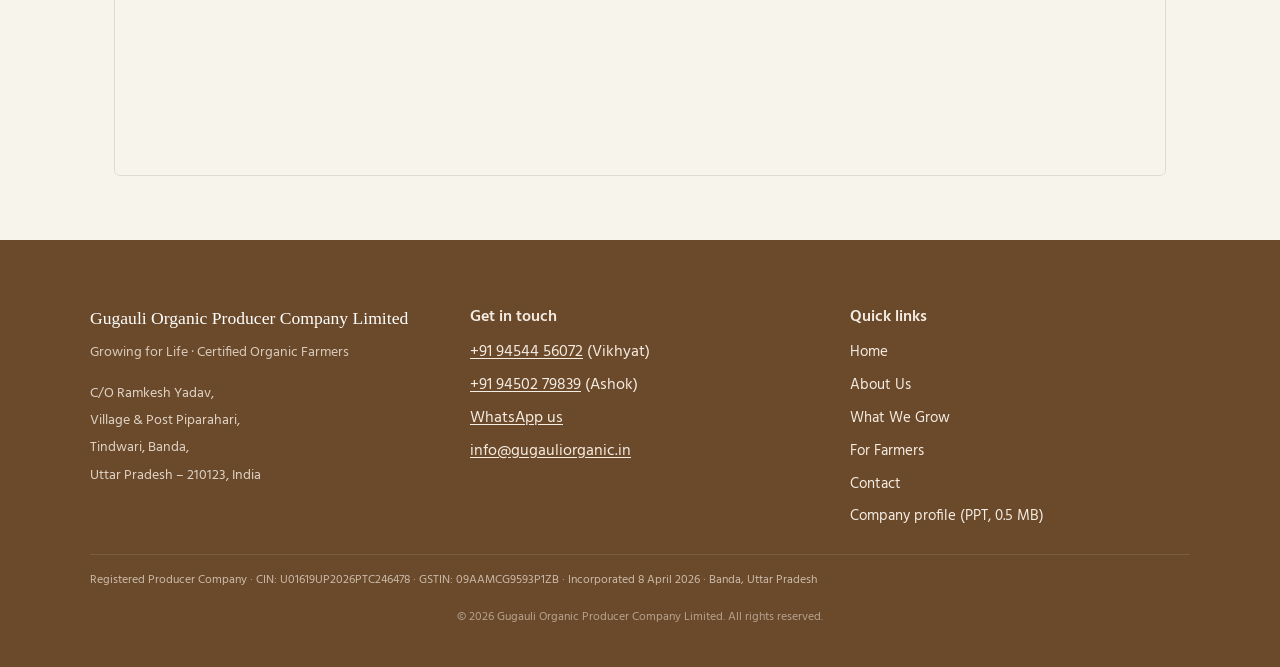
<file: contact.html>
<!DOCTYPE html>
<html lang="en">
<head>
  <meta charset="UTF-8">
  <meta name="viewport" content="width=device-width, initial-scale=1.0">
  <title>Contact — Gugauli Organic Producer Company</title>
  <meta name="description" content="Get in touch with Gugauli Organic Producer Company Limited — call, WhatsApp, email, or use the contact form. Based in Banda, Uttar Pradesh.">
  <link rel="canonical" href="https://gugauliorganic.in/contact.html">
  <meta property="og:type"        content="website">
  <meta property="og:title"       content="Contact — Gugauli Organic Producer Company">
  <meta property="og:description" content="Reach us by phone, WhatsApp, email or contact form. Based in Banda, Uttar Pradesh.">
  <meta property="og:url"         content="https://gugauliorganic.in/contact.html">
  <meta property="og:image"       content="https://gugauliorganic.in/assets/img/og-image.jpg">
  <meta name="twitter:card"       content="summary_large_image">
  <link rel="icon" type="image/png" href="/assets/icons/favicon.png">
  <link rel="apple-touch-icon" href="/assets/icons/apple-touch-icon.png">
  <link rel="preconnect" href="https://fonts.googleapis.com">
  <link rel="preconnect" href="https://fonts.gstatic.com" crossorigin>
  <link href="https://fonts.googleapis.com/css2?family=Tiro+Devanagari:ital@0;1&family=Hind:wght@400;500;600;700&display=swap" rel="stylesheet">
  <link rel="stylesheet" href="/assets/css/styles.css">
</head>
<body>
  <a class="skip-link" href="#main">Skip to main content</a>

  <!-- ── HEADER ─────────────────────────────────── -->
  <header class="site-header" role="banner">
    <a class="site-header__brand" href="/" aria-label="Gugauli Organic Producer Company — Home">
      <img class="site-header__logo" src="/assets/img/logo-sm.webp" alt="" aria-hidden="true" width="78" height="40">
      <span class="site-header__name">Gugauli Organic<br><small style="font-size:.72em;font-weight:400;opacity:.8;">Producer Company</small></span>
    </a>
    <button class="nav-toggle" aria-controls="site-nav" aria-expanded="false" aria-label="Open navigation menu">
      <span class="nav-toggle__open"  aria-hidden="true">☰</span>
      <span class="nav-toggle__close" aria-hidden="true">✕</span>
    </button>
    <nav class="site-nav" id="site-nav" aria-label="Main navigation">
      <ul class="site-nav__list">
        <li><a href="/">Home</a></li>
        <li><a href="/about.html">About</a></li>
        <li><a href="/products.html">What We Grow</a></li>
        <li><a href="/farmers.html">For Farmers</a></li>
        <li><a href="/contact.html" aria-current="page">Contact</a></li>
      </ul>
    </nav>
  </header>

  <!-- ── MAIN ───────────────────────────────────── -->
  <main id="main">

    <div class="page-banner">
      <div class="container">
        <span class="section-label" style="color:rgba(224,161,46,.85);">Contact</span>
        <h1>Get in touch</h1>
        <p style="opacity:.85;max-width:55ch;margin-top:.5rem;">We are based in Banda, Uttar Pradesh. Reach us by phone, WhatsApp, email, or the form below.</p>
      </div>
    </div>

    <section class="section" aria-labelledby="contact-section-heading">
      <div class="container">
        <h2 id="contact-section-heading" class="sr-only">Contact options</h2>
        <div style="display:grid;gap:var(--space-xl);grid-template-columns:repeat(auto-fit,minmax(300px,1fr));align-items:start;">

          <!-- CONTACT DETAILS -->
          <div>
            <h2 style="margin-bottom:var(--space-md);">Contact details</h2>
            <address style="font-style:normal;line-height:2.1;">

              <p style="font-weight:600;color:var(--color-green-deep);">Registered office</p>
              <!-- TODO: confirm C/O line for public display -->
              <p>C/O Ramkesh Yadav,<br>
              Village &amp; Post Piparahari,<br>
              Tindwari, Banda,<br>
              Uttar Pradesh – 210123, India</p>

              <p style="margin-top:var(--space-md);font-weight:600;color:var(--color-green-deep);">Phone</p>
              <p>Vikhyat Kumar Yadav (Director):<br><a href="tel:+919454456072" style="font-size:1.1rem;font-weight:600;">+91 94544 56072</a></p>
              <p style="margin-top:0.5rem;">Ashok Kumar (Director):<br><a href="tel:+919450279839" style="font-size:1.1rem;font-weight:600;">+91 94502 79839</a></p>

              <p style="margin-top:var(--space-md);font-weight:600;color:var(--color-green-deep);">WhatsApp</p>
              <p><a href="https://wa.me/919454456072" target="_blank" rel="noopener" style="font-size:1.05rem;font-weight:600;color:#25D366;">💬 Chat on WhatsApp (+91 94544 56072)</a></p>

              <p style="margin-top:var(--space-md);font-weight:600;color:var(--color-green-deep);">Email</p>
              <p>General inquiries:<br><a href="mailto:info@gugauliorganic.in" style="font-size:1.05rem;">info@gugauliorganic.in</a></p>
              <p style="margin-top:0.5rem;">Vikhyat Kumar Yadav:<br><a href="mailto:VKY.YDV@gmail.com" style="font-size:1.05rem;">VKY.YDV@gmail.com</a></p>
              <p style="margin-top:0.5rem;">Ashok Kumar:<br><a href="mailto:kumar.ashokspi@gmail.com" style="font-size:1.05rem;">kumar.ashokspi@gmail.com</a></p>
            </address>

            <!-- Quick CTAs -->
            <div style="display:flex;flex-wrap:wrap;gap:var(--space-sm);margin-top:var(--space-lg);">
              <a href="tel:+919454456072" class="btn btn--outline">Call primary</a>
              <a href="https://wa.me/919454456072" target="_blank" rel="noopener" class="btn btn--wa">WhatsApp</a>
            </div>
          </div>

          <!-- CONTACT FORM -->
          <div>
            <h2 style="margin-bottom:var(--space-md);">Send us a message</h2>
            <!-- TODO: add Web3Forms access key — create free account at https://web3forms.com -->
            <form id="contact-form" action="https://api.web3forms.com/submit" method="POST" novalidate>
              <input type="hidden" name="access_key" value="YOUR_WEB3FORMS_KEY_HERE"><!-- TODO: replace with real key -->
              <input type="hidden" name="subject" value="Enquiry — Gugauli Organic Producer Company Website">
              <input type="hidden" name="redirect" value="false">
              <!-- Honeypot anti-spam field -->
              <input type="checkbox" name="botcheck" style="display:none;" tabindex="-1" aria-hidden="true">

              <div class="form-group">
                <label for="name" class="form-label">Name <span aria-hidden="true" style="color:#c0392b;">*</span></label>
                <input type="text" id="name" name="name" class="form-input" required autocomplete="name" placeholder="Your name">
              </div>

              <div class="form-group">
                <label for="phone" class="form-label">Phone <span aria-hidden="true" style="color:#c0392b;">*</span></label>
                <input type="tel" id="phone" name="phone" class="form-input" required autocomplete="tel" placeholder="+91 XXXXX XXXXX">
              </div>

              <div class="form-group">
                <label for="email" class="form-label">Email <span style="font-weight:400;opacity:.6;">(optional)</span></label>
                <input type="email" id="email" name="email" class="form-input" autocomplete="email" placeholder="you@example.com">
              </div>

              <div class="form-group">
                <label for="message" class="form-label">Message <span aria-hidden="true" style="color:#c0392b;">*</span></label>
                <textarea id="message" name="message" class="form-input" rows="5" required placeholder="How can we help?"></textarea>
              </div>

              <button type="submit" class="btn btn--primary" style="width:100%;">Send message</button>

              <div id="form-result" role="status" aria-live="polite"></div>
            </form>
          </div>
        </div>

        <!-- GOOGLE MAP EMBED -->
        <div style="margin-top:var(--space-xl);">
          <h2 style="margin-bottom:var(--space-md);">Find us</h2>
          <!-- TODO: replace with a precise Google Maps embed once a place is created (Section 4 #7 of build spec) -->
          <div style="border-radius:var(--radius);overflow:hidden;border:1px solid rgba(0,0,0,.1);">
            <iframe
              title="Map showing Piparahari, Tindwari, Banda, Uttar Pradesh"
              width="100%"
              height="380"
              style="border:0;display:block;"
              loading="lazy"
              referrerpolicy="no-referrer-when-downgrade"
              src="https://maps.google.com/maps?q=Piparahari,Tindwari,Banda,Uttar+Pradesh&output=embed"
              allowfullscreen>
            </iframe>
          </div>
        </div>
      </div>
    </section>

  </main>

  <!-- ── FOOTER ─────────────────────────────────── -->
  <footer class="site-footer" role="contentinfo">
    <div class="site-footer__inner">
      <div>
        <p class="site-footer__name">Gugauli Organic Producer Company Limited</p>
        <p class="site-footer__tagline">Growing for Life · Certified Organic Farmers</p>
        <address style="font-style:normal;font-size:.9rem;line-height:1.9;opacity:.85;">
          C/O Ramkesh Yadav,<br>
          Village &amp; Post Piparahari,<br>
          Tindwari, Banda,<br>
          Uttar Pradesh – 210123, India
        </address>
      </div>
      <div>
        <p style="font-weight:600;margin-bottom:.6rem;">Get in touch</p>
        <p style="margin-bottom:.4rem;"><a href="tel:+919454456072">+91 94544 56072</a> (Vikhyat)</p>
        <p style="margin-bottom:.4rem;"><a href="tel:+919450279839">+91 94502 79839</a> (Ashok)</p>
        <p style="margin-bottom:.4rem;"><a href="https://wa.me/919454456072" target="_blank" rel="noopener">WhatsApp us</a></p>
        <p><a href="mailto:info@gugauliorganic.in">info@gugauliorganic.in</a></p>
      </div>
      <div>
        <p style="font-weight:600;margin-bottom:.6rem;">Quick links</p>
        <nav aria-label="Footer navigation">
          <ul class="site-footer__links">
            <li><a href="/">Home</a></li>
            <li><a href="/about.html">About Us</a></li>
            <li><a href="/products.html">What We Grow</a></li>
            <li><a href="/farmers.html">For Farmers</a></li>
            <li><a href="/contact.html">Contact</a></li>
            <li><a href="/assets/docs/Gugauli-Organic-Producer-Company-Profile.pptx" download>Company profile (PPT, 0.5&nbsp;MB)</a></li>
          </ul>
        </nav>
      </div>
    </div>
    <p class="site-footer__reg">
      Registered Producer Company · CIN: U01619UP2026PTC246478 · GSTIN: 09AAMCG9593P1ZB · Incorporated 8 April 2026 · Banda, Uttar Pradesh
    </p>
    <p class="site-footer__copy">© <span id="year"></span> Gugauli Organic Producer Company Limited. All rights reserved.</p>
  </footer>

  <script src="/assets/js/main.js"></script>
</body>
</html>
</file>
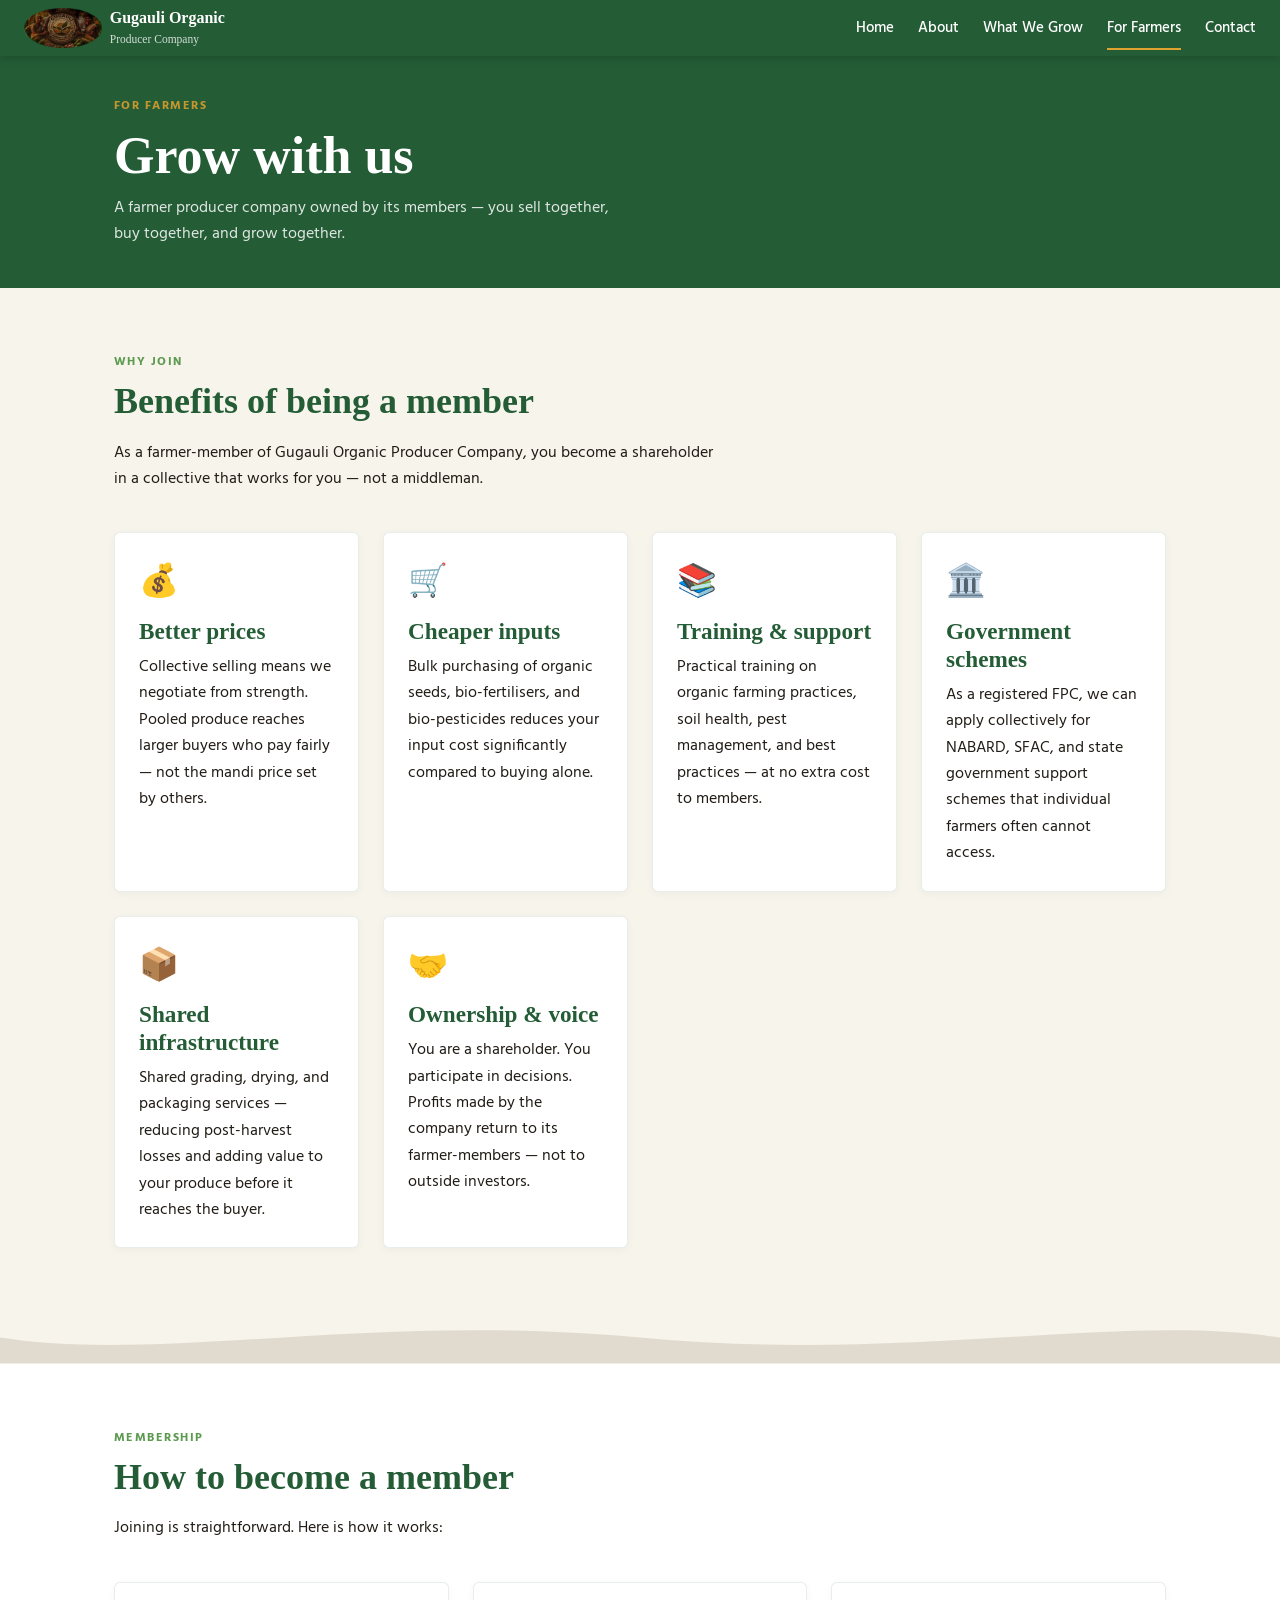
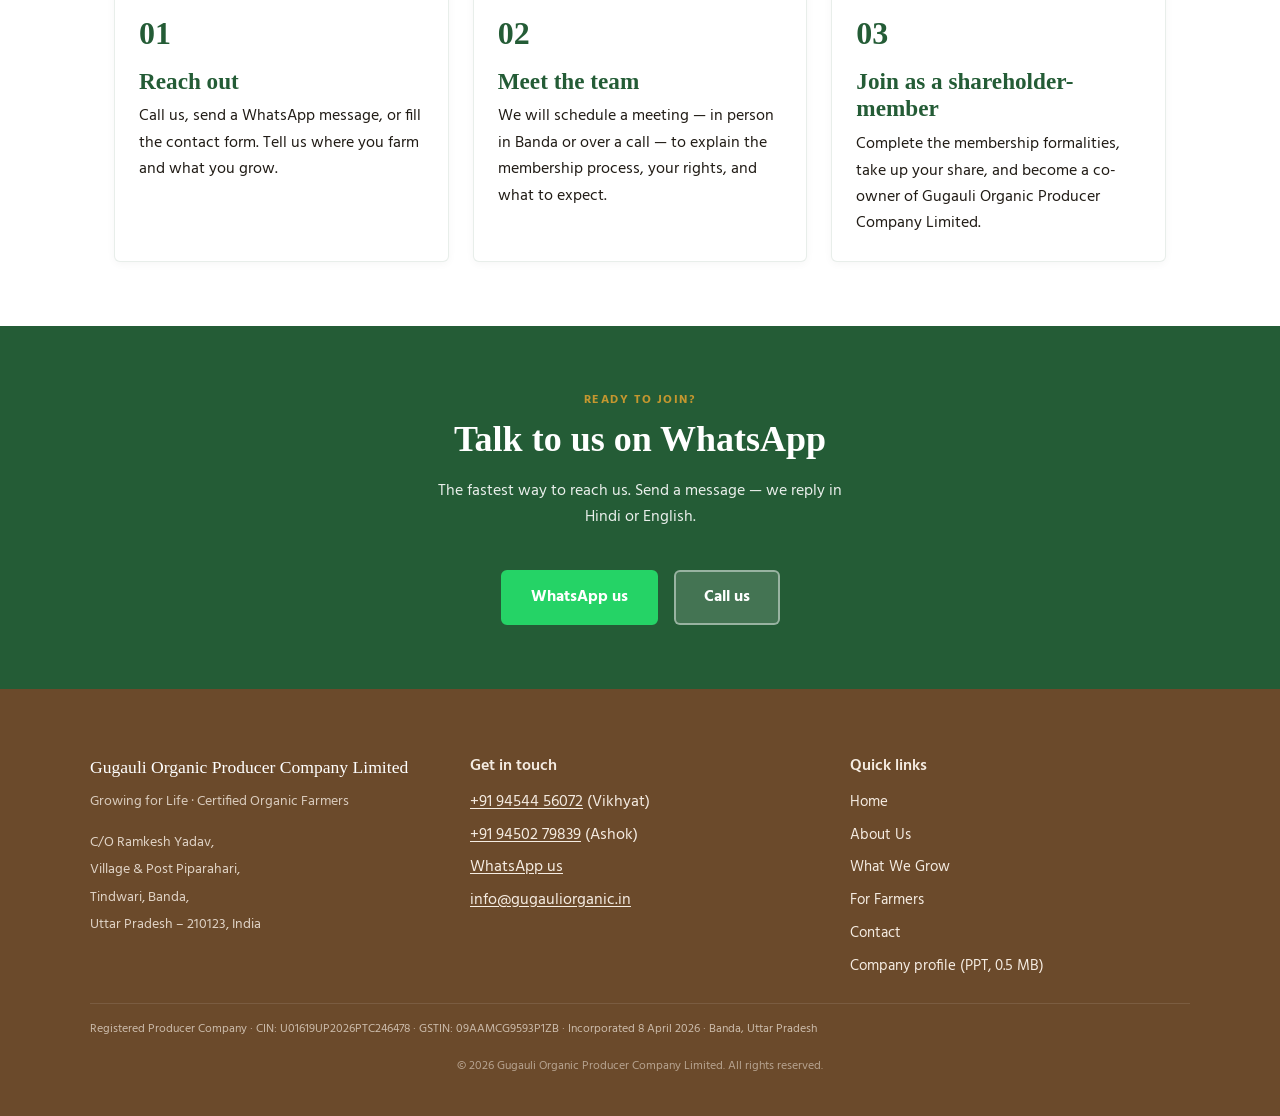
<file: farmers.html>
<!DOCTYPE html>
<html lang="en">
<head>
  <meta charset="UTF-8">
  <meta name="viewport" content="width=device-width, initial-scale=1.0">
  <title>For Farmers — Join Gugauli Organic Producer Company</title>
  <meta name="description" content="Join Gugauli Organic Producer Company as a farmer-member. Better prices through collective selling, cheaper inputs, training, and shared services for organic farmers in Banda, UP.">
  <link rel="canonical" href="https://gugauliorganic.in/farmers.html">
  <meta property="og:type"        content="website">
  <meta property="og:title"       content="For Farmers — Join Gugauli Organic Producer Company">
  <meta property="og:description" content="Farmer-members get better prices, cheaper inputs, training and shared services. Join us in Banda, Uttar Pradesh.">
  <meta property="og:url"         content="https://gugauliorganic.in/farmers.html">
  <meta property="og:image"       content="https://gugauliorganic.in/assets/img/og-image.jpg">
  <meta name="twitter:card"       content="summary_large_image">
  <link rel="icon" type="image/png" href="/assets/icons/favicon.png">
  <link rel="apple-touch-icon" href="/assets/icons/apple-touch-icon.png">
  <link rel="preconnect" href="https://fonts.googleapis.com">
  <link rel="preconnect" href="https://fonts.gstatic.com" crossorigin>
  <link href="https://fonts.googleapis.com/css2?family=Tiro+Devanagari:ital@0;1&family=Hind:wght@400;500;600;700&display=swap" rel="stylesheet">
  <link rel="stylesheet" href="/assets/css/styles.css">
</head>
<body>
  <a class="skip-link" href="#main">Skip to main content</a>

  <header class="site-header" role="banner">
    <a class="site-header__brand" href="/" aria-label="Gugauli Organic Producer Company — Home">
      <img class="site-header__logo" src="/assets/img/logo-sm.webp" alt="" aria-hidden="true" width="78" height="40">
      <span class="site-header__name">Gugauli Organic<br><small style="font-size:.72em;font-weight:400;opacity:.8;">Producer Company</small></span>
    </a>
    <button class="nav-toggle" aria-controls="site-nav" aria-expanded="false" aria-label="Open navigation menu">
      <span class="nav-toggle__open"  aria-hidden="true">☰</span>
      <span class="nav-toggle__close" aria-hidden="true">✕</span>
    </button>
    <nav class="site-nav" id="site-nav" aria-label="Main navigation">
      <ul class="site-nav__list">
        <li><a href="/">Home</a></li>
        <li><a href="/about.html">About</a></li>
        <li><a href="/products.html">What We Grow</a></li>
        <li><a href="/farmers.html" aria-current="page">For Farmers</a></li>
        <li><a href="/contact.html">Contact</a></li>
      </ul>
    </nav>
  </header>

  <main id="main">

    <div class="page-banner">
      <div class="container">
        <span class="section-label" style="color:rgba(224,161,46,.85);">For farmers</span>
        <h1>Grow with us</h1>
        <p style="opacity:.85;max-width:55ch;margin-top:.5rem;">A farmer producer company owned by its members — you sell together, buy together, and grow together.</p>
      </div>
    </div>

    <!-- WHY JOIN -->
    <section class="section" aria-labelledby="why-join-heading">
      <div class="container">
        <span class="section-label">Why join</span>
        <h2 id="why-join-heading">Benefits of being a member</h2>
        <p style="margin-top:var(--space-sm);">As a farmer-member of Gugauli Organic Producer Company, you become a shareholder in a collective that works for you — not a middleman.</p>
        <div class="card-grid" style="margin-top:var(--space-lg);">
          <div class="card">
            <div class="card__icon" aria-hidden="true">💰</div>
            <h3>Better prices</h3>
            <p>Collective selling means we negotiate from strength. Pooled produce reaches larger buyers who pay fairly — not the mandi price set by others.</p>
          </div>
          <div class="card">
            <div class="card__icon" aria-hidden="true">🛒</div>
            <h3>Cheaper inputs</h3>
            <p>Bulk purchasing of organic seeds, bio-fertilisers, and bio-pesticides reduces your input cost significantly compared to buying alone.</p>
          </div>
          <div class="card">
            <div class="card__icon" aria-hidden="true">📚</div>
            <h3>Training &amp; support</h3>
            <p>Practical training on organic farming practices, soil health, pest management, and best practices — at no extra cost to members.</p>
          </div>
          <div class="card">
            <div class="card__icon" aria-hidden="true">🏛️</div>
            <h3>Government schemes</h3>
            <p>As a registered FPC, we can apply collectively for NABARD, SFAC, and state government support schemes that individual farmers often cannot access.</p>
          </div>
          <div class="card">
            <div class="card__icon" aria-hidden="true">📦</div>
            <h3>Shared infrastructure</h3>
            <p>Shared grading, drying, and packaging services — reducing post-harvest losses and adding value to your produce before it reaches the buyer.</p>
          </div>
          <div class="card">
            <div class="card__icon" aria-hidden="true">🤝</div>
            <h3>Ownership &amp; voice</h3>
            <p>You are a shareholder. You participate in decisions. Profits made by the company return to its farmer-members — not to outside investors.</p>
          </div>
        </div>
      </div>
    </section>

    <!-- WAVE DIVIDER -->
    <div class="wave-divider" aria-hidden="true">
      <svg viewBox="0 0 1200 48" preserveAspectRatio="none" xmlns="http://www.w3.org/2000/svg">
        <path d="M0,24 C150,48 350,0 600,24 C850,48 1050,0 1200,24 L1200,48 L0,48 Z" fill="#6B4A2B"/>
      </svg>
    </div>

    <!-- HOW TO JOIN -->
    <section class="section" style="background:#fff;" aria-labelledby="join-heading">
      <div class="container">
        <span class="section-label">Membership</span>
        <!-- TODO: confirm actual membership process with owner (Section 4 #8 of build spec) -->
        <h2 id="join-heading">How to become a member</h2>
        <p style="margin-top:var(--space-sm);">Joining is straightforward. Here is how it works:</p>
        <ol style="margin-top:var(--space-lg);display:grid;gap:var(--space-md);grid-template-columns:repeat(auto-fit,minmax(220px,1fr));">
          <li class="card">
            <span style="font-size:2rem;font-family:var(--font-display);font-weight:700;color:var(--color-green-deep);" aria-hidden="true">01</span>
            <h3 style="margin-top:.5rem;">Reach out</h3>
            <p>Call us, send a WhatsApp message, or fill the contact form. Tell us where you farm and what you grow.</p>
          </li>
          <li class="card">
            <span style="font-size:2rem;font-family:var(--font-display);font-weight:700;color:var(--color-green-deep);" aria-hidden="true">02</span>
            <h3 style="margin-top:.5rem;">Meet the team</h3>
            <p>We will schedule a meeting — in person in Banda or over a call — to explain the membership process, your rights, and what to expect.</p>
          </li>
          <li class="card">
            <span style="font-size:2rem;font-family:var(--font-display);font-weight:700;color:var(--color-green-deep);" aria-hidden="true">03</span>
            <h3 style="margin-top:.5rem;">Join as a shareholder-member</h3>
            <p>Complete the membership formalities, take up your share, and become a co-owner of Gugauli Organic Producer Company Limited.</p>
          </li>
        </ol>
      </div>
    </section>

    <!-- WHATSAPP CTA -->
    <section class="section" style="background:var(--color-green-deep);color:#fff;text-align:center;" aria-labelledby="farmer-cta-heading">
      <div class="container">
        <span class="section-label" style="color:rgba(224,161,46,.85);">Ready to join?</span>
        <h2 id="farmer-cta-heading" style="color:#fff;">Talk to us on WhatsApp</h2>
        <p style="opacity:.9;margin:var(--space-sm) auto;max-width:48ch;">The fastest way to reach us. Send a message — we reply in Hindi or English.</p>
        <div style="display:flex;gap:var(--space-sm);justify-content:center;flex-wrap:wrap;margin-top:var(--space-lg);">
          <a href="https://wa.me/919454456072" target="_blank" rel="noopener" class="btn btn--wa">WhatsApp us</a>
          <a href="tel:+919454456072" class="btn btn--ghost">Call us</a>
        </div>
      </div>
    </section>

  </main>

  <footer class="site-footer" role="contentinfo">
    <div class="site-footer__inner">
      <div>
        <p class="site-footer__name">Gugauli Organic Producer Company Limited</p>
        <p class="site-footer__tagline">Growing for Life · Certified Organic Farmers</p>
        <address style="font-style:normal;font-size:.9rem;line-height:1.9;opacity:.85;">
          C/O Ramkesh Yadav,<br>
          Village &amp; Post Piparahari,<br>
          Tindwari, Banda,<br>
          Uttar Pradesh – 210123, India
        </address>
      </div>
      <div>
        <p style="font-weight:600;margin-bottom:.6rem;">Get in touch</p>
        <p style="margin-bottom:.4rem;"><a href="tel:+919454456072">+91 94544 56072</a> (Vikhyat)</p>
        <p style="margin-bottom:.4rem;"><a href="tel:+919450279839">+91 94502 79839</a> (Ashok)</p>
        <p style="margin-bottom:.4rem;"><a href="https://wa.me/919454456072" target="_blank" rel="noopener">WhatsApp us</a></p>
        <p><a href="mailto:info@gugauliorganic.in">info@gugauliorganic.in</a></p>
      </div>
      <div>
        <p style="font-weight:600;margin-bottom:.6rem;">Quick links</p>
        <nav aria-label="Footer navigation">
          <ul class="site-footer__links">
            <li><a href="/">Home</a></li>
            <li><a href="/about.html">About Us</a></li>
            <li><a href="/products.html">What We Grow</a></li>
            <li><a href="/farmers.html">For Farmers</a></li>
            <li><a href="/contact.html">Contact</a></li>
            <li><a href="/assets/docs/Gugauli-Organic-Producer-Company-Profile.pptx" download>Company profile (PPT, 0.5&nbsp;MB)</a></li>
          </ul>
        </nav>
      </div>
    </div>
    <p class="site-footer__reg">
      Registered Producer Company · CIN: U01619UP2026PTC246478 · GSTIN: 09AAMCG9593P1ZB · Incorporated 8 April 2026 · Banda, Uttar Pradesh
    </p>
    <p class="site-footer__copy">© <span id="year"></span> Gugauli Organic Producer Company Limited. All rights reserved.</p>
  </footer>

  <script src="/assets/js/main.js"></script>
</body>
</html>
</file>
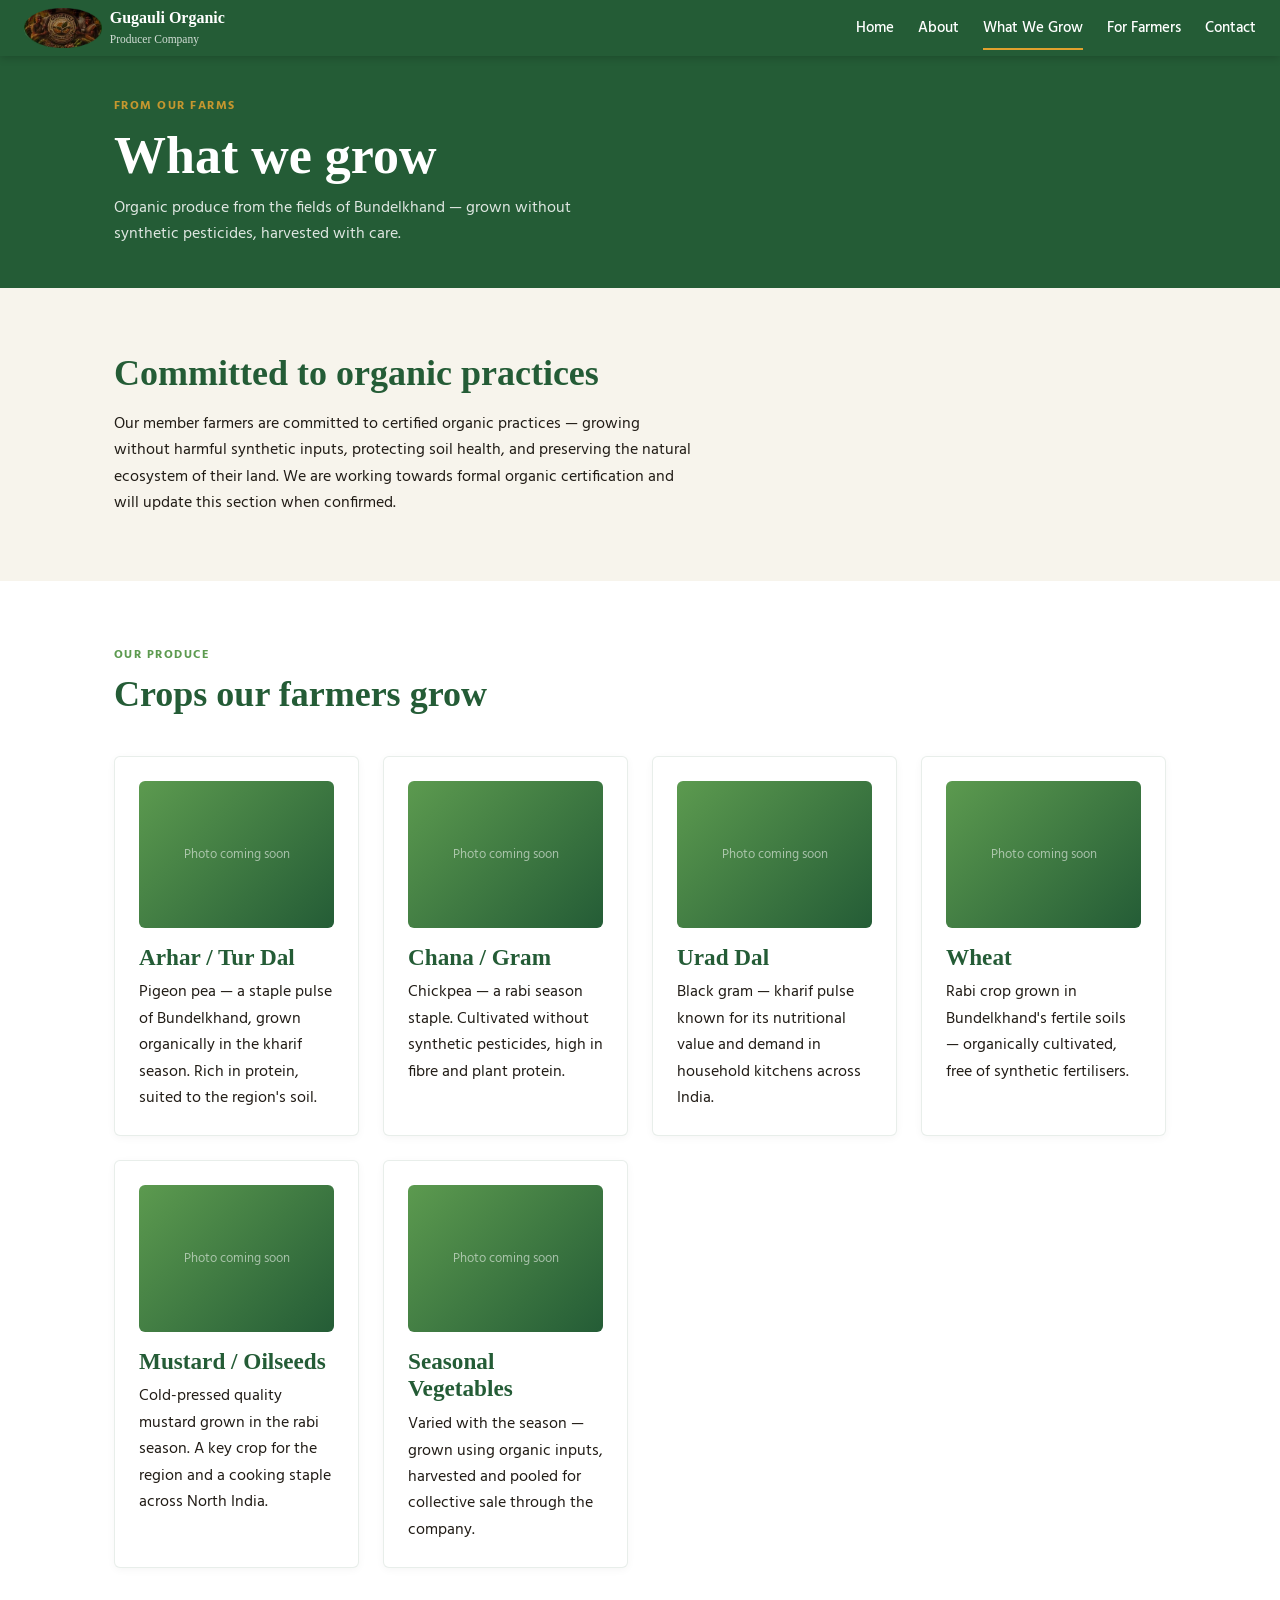
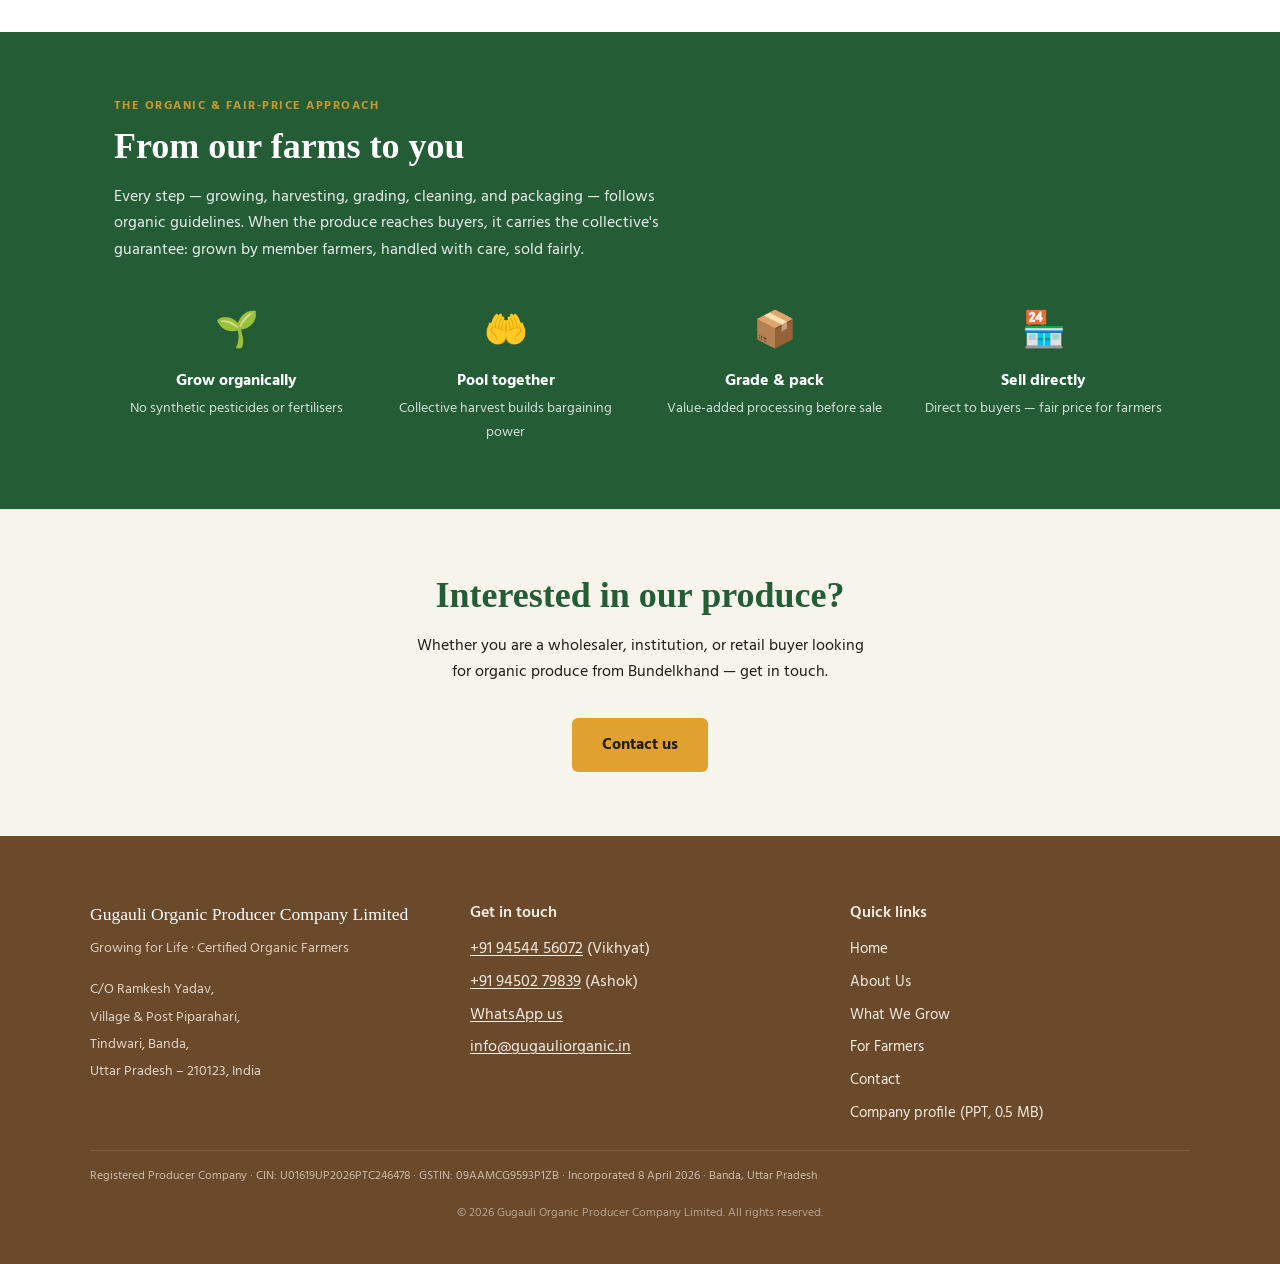
<file: products.html>
<!DOCTYPE html>
<html lang="en">
<head>
  <meta charset="UTF-8">
  <meta name="viewport" content="width=device-width, initial-scale=1.0">
  <title>What We Grow — Gugauli Organic Producer Company</title>
  <meta name="description" content="Our farmers in Banda, Uttar Pradesh grow organic pulses (arhar, chana, urad), wheat, mustard, and seasonal vegetables using natural farming methods.">
  <link rel="canonical" href="https://gugauliorganic.in/products.html">
  <meta property="og:type"        content="website">
  <meta property="og:title"       content="What We Grow — Gugauli Organic Producer Company">
  <meta property="og:description" content="Organic pulses, wheat, oilseeds and vegetables from Bundelkhand — grown without synthetic pesticides.">
  <meta property="og:url"         content="https://gugauliorganic.in/products.html">
  <meta property="og:image"       content="https://gugauliorganic.in/assets/img/og-image.jpg">
  <meta name="twitter:card"       content="summary_large_image">
  <link rel="icon" type="image/png" href="/assets/icons/favicon.png">
  <link rel="apple-touch-icon" href="/assets/icons/apple-touch-icon.png">
  <link rel="preconnect" href="https://fonts.googleapis.com">
  <link rel="preconnect" href="https://fonts.gstatic.com" crossorigin>
  <link href="https://fonts.googleapis.com/css2?family=Tiro+Devanagari:ital@0;1&family=Hind:wght@400;500;600;700&display=swap" rel="stylesheet">
  <link rel="stylesheet" href="/assets/css/styles.css">
</head>
<body>
  <a class="skip-link" href="#main">Skip to main content</a>

  <header class="site-header" role="banner">
    <a class="site-header__brand" href="/" aria-label="Gugauli Organic Producer Company — Home">
      <img class="site-header__logo" src="/assets/img/logo-sm.webp" alt="" aria-hidden="true" width="78" height="40">
      <span class="site-header__name">Gugauli Organic<br><small style="font-size:.72em;font-weight:400;opacity:.8;">Producer Company</small></span>
    </a>
    <button class="nav-toggle" aria-controls="site-nav" aria-expanded="false" aria-label="Open navigation menu">
      <span class="nav-toggle__open"  aria-hidden="true">☰</span>
      <span class="nav-toggle__close" aria-hidden="true">✕</span>
    </button>
    <nav class="site-nav" id="site-nav" aria-label="Main navigation">
      <ul class="site-nav__list">
        <li><a href="/">Home</a></li>
        <li><a href="/about.html">About</a></li>
        <li><a href="/products.html" aria-current="page">What We Grow</a></li>
        <li><a href="/farmers.html">For Farmers</a></li>
        <li><a href="/contact.html">Contact</a></li>
      </ul>
    </nav>
  </header>

  <main id="main">

    <div class="page-banner">
      <div class="container">
        <span class="section-label" style="color:rgba(224,161,46,.85);">From our farms</span>
        <h1>What we grow</h1>
        <p style="opacity:.85;max-width:55ch;margin-top:.5rem;">Organic produce from the fields of Bundelkhand — grown without synthetic pesticides, harvested with care.</p>
      </div>
    </div>

    <!-- ORGANIC PRACTICES NOTE -->
    <section class="section" aria-labelledby="practices-heading">
      <div class="container">
        <h2 id="practices-heading">Committed to organic practices</h2>
        <!-- TODO: update once certification number/status confirmed (Section 4 #11 of build spec) -->
        <p style="margin-top:var(--space-sm);max-width:65ch;">Our member farmers are committed to certified organic practices — growing without harmful synthetic inputs, protecting soil health, and preserving the natural ecosystem of their land. We are working towards formal organic certification and will update this section when confirmed.</p>
      </div>
    </section>

    <!-- PRODUCE GRID -->
    <!-- TODO: replace with confirmed crop list from owner (Section 4 #1 of build spec) -->
    <section class="section" style="background:#fff;" aria-labelledby="crops-grid-heading">
      <div class="container">
        <span class="section-label">Our produce</span>
        <h2 id="crops-grid-heading">Crops our farmers grow</h2>
        <div class="card-grid" style="margin-top:var(--space-lg);">

          <article class="card">
            <div class="placeholder-img" role="img" aria-label="Arhar/tur dal field — photo coming soon">Photo coming soon</div>
            <h3 style="margin-top:var(--space-sm);">Arhar / Tur Dal</h3>
            <p>Pigeon pea — a staple pulse of Bundelkhand, grown organically in the kharif season. Rich in protein, suited to the region's soil.</p>
          </article>

          <article class="card">
            <div class="placeholder-img" role="img" aria-label="Chana/gram field — photo coming soon">Photo coming soon</div>
            <h3 style="margin-top:var(--space-sm);">Chana / Gram</h3>
            <p>Chickpea — a rabi season staple. Cultivated without synthetic pesticides, high in fibre and plant protein.</p>
          </article>

          <article class="card">
            <div class="placeholder-img" role="img" aria-label="Urad dal field — photo coming soon">Photo coming soon</div>
            <h3 style="margin-top:var(--space-sm);">Urad Dal</h3>
            <p>Black gram — kharif pulse known for its nutritional value and demand in household kitchens across India.</p>
          </article>

          <article class="card">
            <div class="placeholder-img" role="img" aria-label="Wheat field — photo coming soon">Photo coming soon</div>
            <h3 style="margin-top:var(--space-sm);">Wheat</h3>
            <p>Rabi crop grown in Bundelkhand's fertile soils — organically cultivated, free of synthetic fertilisers.</p>
          </article>

          <article class="card">
            <div class="placeholder-img" role="img" aria-label="Mustard field — photo coming soon">Photo coming soon</div>
            <h3 style="margin-top:var(--space-sm);">Mustard / Oilseeds</h3>
            <p>Cold-pressed quality mustard grown in the rabi season. A key crop for the region and a cooking staple across North India.</p>
          </article>

          <article class="card">
            <div class="placeholder-img" role="img" aria-label="Seasonal vegetables — photo coming soon">Photo coming soon</div>
            <h3 style="margin-top:var(--space-sm);">Seasonal Vegetables</h3>
            <!-- TODO: specify which vegetables once confirmed -->
            <p>Varied with the season — grown using organic inputs, harvested and pooled for collective sale through the company.</p>
          </article>

        </div>
      </div>
    </section>

    <!-- FROM FARMS TO YOU -->
    <section class="section" aria-labelledby="process-heading" style="background:var(--color-green-deep);color:#fff;">
      <div class="container">
        <span class="section-label" style="color:rgba(224,161,46,.85);">The organic &amp; fair-price approach</span>
        <h2 id="process-heading" style="color:#fff;">From our farms to you</h2>
        <p style="opacity:.9;margin-top:var(--space-sm);max-width:62ch;">Every step — growing, harvesting, grading, cleaning, and packaging — follows organic guidelines. When the produce reaches buyers, it carries the collective's guarantee: grown by member farmers, handled with care, sold fairly.</p>
        <div style="display:grid;gap:var(--space-md);grid-template-columns:repeat(auto-fit,minmax(180px,1fr));margin-top:var(--space-lg);">
          <div style="text-align:center;">
            <div style="font-size:2.2rem;" aria-hidden="true">🌱</div>
            <p style="font-weight:700;margin-top:.4rem;">Grow organically</p>
            <p style="opacity:.8;font-size:.9rem;margin-top:.2rem;">No synthetic pesticides or fertilisers</p>
          </div>
          <div style="text-align:center;">
            <div style="font-size:2.2rem;" aria-hidden="true">🤲</div>
            <p style="font-weight:700;margin-top:.4rem;">Pool together</p>
            <p style="opacity:.8;font-size:.9rem;margin-top:.2rem;">Collective harvest builds bargaining power</p>
          </div>
          <div style="text-align:center;">
            <div style="font-size:2.2rem;" aria-hidden="true">📦</div>
            <p style="font-weight:700;margin-top:.4rem;">Grade &amp; pack</p>
            <p style="opacity:.8;font-size:.9rem;margin-top:.2rem;">Value-added processing before sale</p>
          </div>
          <div style="text-align:center;">
            <div style="font-size:2.2rem;" aria-hidden="true">🏪</div>
            <p style="font-weight:700;margin-top:.4rem;">Sell directly</p>
            <p style="opacity:.8;font-size:.9rem;margin-top:.2rem;">Direct to buyers — fair price for farmers</p>
          </div>
        </div>
      </div>
    </section>

    <!-- CTA -->
    <section class="section cta-band" aria-labelledby="products-cta-heading">
      <div class="container" style="text-align:center;">
        <h2 id="products-cta-heading">Interested in our produce?</h2>
        <p style="margin:var(--space-sm) auto;max-width:50ch;">Whether you are a wholesaler, institution, or retail buyer looking for organic produce from Bundelkhand — get in touch.</p>
        <a href="/contact.html" class="btn btn--primary" style="margin-top:var(--space-sm);">Contact us</a>
      </div>
    </section>

  </main>

  <footer class="site-footer" role="contentinfo">
    <div class="site-footer__inner">
      <div>
        <p class="site-footer__name">Gugauli Organic Producer Company Limited</p>
        <p class="site-footer__tagline">Growing for Life · Certified Organic Farmers</p>
        <address style="font-style:normal;font-size:.9rem;line-height:1.9;opacity:.85;">
          C/O Ramkesh Yadav,<br>
          Village &amp; Post Piparahari,<br>
          Tindwari, Banda,<br>
          Uttar Pradesh – 210123, India
        </address>
      </div>
      <div>
        <p style="font-weight:600;margin-bottom:.6rem;">Get in touch</p>
        <p style="margin-bottom:.4rem;"><a href="tel:+919454456072">+91 94544 56072</a> (Vikhyat)</p>
        <p style="margin-bottom:.4rem;"><a href="tel:+919450279839">+91 94502 79839</a> (Ashok)</p>
        <p style="margin-bottom:.4rem;"><a href="https://wa.me/919454456072" target="_blank" rel="noopener">WhatsApp us</a></p>
        <p><a href="mailto:info@gugauliorganic.in">info@gugauliorganic.in</a></p>
      </div>
      <div>
        <p style="font-weight:600;margin-bottom:.6rem;">Quick links</p>
        <nav aria-label="Footer navigation">
          <ul class="site-footer__links">
            <li><a href="/">Home</a></li>
            <li><a href="/about.html">About Us</a></li>
            <li><a href="/products.html">What We Grow</a></li>
            <li><a href="/farmers.html">For Farmers</a></li>
            <li><a href="/contact.html">Contact</a></li>
            <li><a href="/assets/docs/Gugauli-Organic-Producer-Company-Profile.pptx" download>Company profile (PPT, 0.5&nbsp;MB)</a></li>
          </ul>
        </nav>
      </div>
    </div>
    <p class="site-footer__reg">
      Registered Producer Company · CIN: U01619UP2026PTC246478 · GSTIN: 09AAMCG9593P1ZB · Incorporated 8 April 2026 · Banda, Uttar Pradesh
    </p>
    <p class="site-footer__copy">© <span id="year"></span> Gugauli Organic Producer Company Limited. All rights reserved.</p>
  </footer>

  <script src="/assets/js/main.js"></script>
</body>
</html>
</file>
<file: assets/css/styles.css>
/* ===================================================
   Gugauli Organic Producer Company — Stylesheet
   Sections: Tokens → Reset → Typography → Components
             → Page Sections → Utilities
   =================================================== */

/* ── TOKENS ──────────────────────────────────────── */
:root {
  --color-green-deep: #245C36;
  --color-green-leaf: #5C9A4F;
  --color-earth:      #6B4A2B;
  --color-amber:      #E0A12E;
  --color-paper:      #F7F4EC;
  --color-ink:        #211C16;

  --font-display: 'Tiro Devanagari', Georgia, serif;
  --font-body:    'Hind', system-ui, sans-serif;

  --space-xs: 0.5rem;
  --space-sm: 1rem;
  --space-md: 1.5rem;
  --space-lg: 2.5rem;
  --space-xl: 4rem;

  --max-width: 1100px;
  --radius:    6px;
}

/* ── RESET ───────────────────────────────────────── */
*, *::before, *::after { box-sizing: border-box; margin: 0; padding: 0; }
html { scroll-behavior: smooth; }
body {
  font-family: var(--font-body);
  font-size: 1rem;
  line-height: 1.65;
  color: var(--color-ink);
  background: var(--color-paper);
}
img { max-width: 100%; height: auto; display: block; }
a { color: var(--color-green-deep); }
a:focus-visible { outline: 3px solid var(--color-amber); outline-offset: 2px; }
ul, ol { list-style: none; }

@media (prefers-reduced-motion: reduce) {
  html { scroll-behavior: auto; }
  *, *::before, *::after {
    animation-duration: 0.01ms !important;
    animation-iteration-count: 1 !important;
    transition-duration: 0.01ms !important;
  }
}

/* ── TYPOGRAPHY ──────────────────────────────────── */
h1, h2, h3, h4 {
  font-family: var(--font-display);
  line-height: 1.2;
  color: var(--color-green-deep);
}
h1 { font-size: clamp(2rem, 5vw, 3.25rem); }
h2 { font-size: clamp(1.5rem, 3.5vw, 2.25rem); }
h3 { font-size: clamp(1.1rem, 2.5vw, 1.45rem); }
p  { max-width: 68ch; }

/* ── SKIP LINK ───────────────────────────────────── */
.skip-link {
  position: absolute;
  top: -100%;
  left: 0;
  padding: var(--space-xs) var(--space-sm);
  background: var(--color-amber);
  color: var(--color-ink);
  font-weight: 700;
  z-index: 1000;
  text-decoration: none;
}
.skip-link:focus { top: 0; }

/* ── HEADER ──────────────────────────────────────── */
.site-header {
  position: sticky;
  top: 0;
  z-index: 100;
  background: var(--color-green-deep);
  color: #fff;
  padding: var(--space-xs) var(--space-md);
  display: flex;
  align-items: center;
  justify-content: space-between;
  gap: var(--space-sm);
  box-shadow: 0 2px 8px rgba(0, 0, 0, .18);
}
.site-header__brand {
  display: flex;
  align-items: center;
  gap: var(--space-xs);
  text-decoration: none;
  color: #fff;
  flex-shrink: 0;
}
/* The logo is a wide oval (~1.95:1), not a square — set the height and let the
   width follow, or it gets squashed. */
.site-header__logo {
  height: 40px;
  width: auto;
  flex-shrink: 0;
}
@media (max-width: 420px) {
  .site-header__logo { height: 34px; }
}
.site-header__name {
  font-family: var(--font-display);
  font-size: 1rem;
  line-height: 1.25;
  font-weight: 700;
}

/* ── NAV ─────────────────────────────────────────── */
.site-nav__list {
  display: flex;
  gap: var(--space-md);
}
.site-nav__list a {
  color: #fff;
  text-decoration: none;
  font-size: 0.95rem;
  font-weight: 500;
  padding: var(--space-xs) 0;
  border-bottom: 2px solid transparent;
  transition: border-color 0.2s;
  white-space: nowrap;
}
.site-nav__list a:hover,
.site-nav__list a[aria-current="page"] {
  border-bottom-color: var(--color-amber);
  color: #fff;
}
.site-nav__list a:focus-visible {
  outline: 3px solid var(--color-amber);
  outline-offset: 2px;
}

/* Hamburger toggle */
.nav-toggle {
  display: none;
  background: none;
  border: 2px solid rgba(255, 255, 255, .6);
  border-radius: var(--radius);
  color: #fff;
  font-size: 1.4rem;
  padding: 0.2rem 0.55rem;
  cursor: pointer;
  line-height: 1;
  min-height: 44px;
  min-width: 44px;
}
.nav-toggle[aria-expanded="true"]  .nav-toggle__open  { display: none; }
.nav-toggle[aria-expanded="false"] .nav-toggle__close { display: none; }

@media (max-width: 700px) {
  .nav-toggle { display: flex; align-items: center; justify-content: center; }
  .site-nav {
    position: absolute;
    top: 100%;
    left: 0;
    right: 0;
    background: var(--color-green-deep);
    padding: var(--space-sm) var(--space-md) var(--space-md);
    display: none;
    box-shadow: 0 4px 16px rgba(0, 0, 0, .2);
    border-top: 1px solid rgba(255, 255, 255, .15);
  }
  .site-nav.is-open { display: block; }
  .site-nav__list {
    flex-direction: column;
    gap: 0;
  }
  .site-nav__list a {
    display: block;
    padding: 0.75rem 0;
    font-size: 1.05rem;
    border-bottom: 1px solid rgba(255, 255, 255, .1);
  }
  .site-nav__list li:last-child a { border-bottom: none; }
}

/* ── FOOTER ──────────────────────────────────────── */
.site-footer {
  background: var(--color-earth);
  color: #f5ece2;
  padding: var(--space-xl) var(--space-md) var(--space-lg);
  margin-top: auto;
}
.site-footer__inner {
  max-width: var(--max-width);
  margin: 0 auto;
  display: grid;
  gap: var(--space-lg);
  grid-template-columns: repeat(auto-fit, minmax(200px, 1fr));
}
.site-footer__name {
  font-family: var(--font-display);
  font-size: 1.1rem;
  color: #fff;
  margin-bottom: var(--space-xs);
}
.site-footer__tagline {
  font-size: 0.88rem;
  opacity: 0.8;
  margin-bottom: var(--space-sm);
}
.site-footer a {
  color: #f5ece2;
  text-underline-offset: 2px;
}
.site-footer a:hover { color: #fff; }
.site-footer a:focus-visible { outline-color: var(--color-amber); }
.site-footer__links { display: flex; flex-direction: column; gap: 0.4rem; }
.site-footer__links a { text-decoration: none; font-size: 0.92rem; }
.site-footer__links a:hover { text-decoration: underline; }
.site-footer__reg {
  font-size: 0.75rem;
  opacity: 0.7;
  margin-top: var(--space-md);
  padding-top: var(--space-sm);
  border-top: 1px solid rgba(255, 255, 255, .15);
  max-width: var(--max-width);
  margin-left: auto;
  margin-right: auto;
}
.site-footer__copy {
  font-size: 0.78rem;
  opacity: 0.55;
  margin-top: var(--space-sm);
  text-align: center;
  max-width: var(--max-width);
  margin-left: auto;
  margin-right: auto;
}

/* ── WAVE DIVIDER ────────────────────────────────── */
.wave-divider {
  width: 100%;
  overflow: hidden;
  line-height: 0;
  opacity: 0.15;
}
.wave-divider svg { display: block; width: 100%; }

/* ── HERO ────────────────────────────────────────── */
.hero {
  background: var(--color-green-deep);
  color: #fff;
  padding: var(--space-xl) 0;
  position: relative;
  overflow: hidden;
}
.hero::before {
  content: '';
  position: absolute;
  inset: 0;
  background: radial-gradient(ellipse at 75% 50%, rgba(92, 154, 79, .22) 0%, transparent 65%);
  pointer-events: none;
}
.hero__inner {
  display: flex;
  align-items: center;
  gap: var(--space-xl);
  position: relative;
}
.hero__text { flex: 1; }
.hero__headline { color: #fff; margin-bottom: var(--space-sm); }
.hero__sub {
  font-size: 1.15rem;
  opacity: 0.9;
  margin-bottom: var(--space-lg);
  max-width: 52ch;
}
.hero__ctas { display: flex; gap: var(--space-sm); flex-wrap: wrap; }
.hero__mark { flex-shrink: 0; }
@media (max-width: 620px) {
  .hero__mark { display: none; }
}

/* ── PAGE BANNER (inner pages) ───────────────────── */
.page-banner {
  background: var(--color-green-deep);
  color: #fff;
  padding: var(--space-lg) 0;
}
.page-banner h1,
.page-banner h2,
.page-banner h3 { color: #fff; }

/* ── TRUST STRIP ─────────────────────────────────── */
.trust-strip {
  background: var(--color-green-leaf);
  color: #fff;
  padding: 0.65rem 0;
  overflow-x: auto;
}
.trust-strip__list {
  display: flex;
  flex-wrap: wrap;
  gap: 0.3rem var(--space-md);
  font-size: 0.8rem;
  font-weight: 600;
  letter-spacing: 0.04em;
  align-items: center;
}
.trust-strip__list li { white-space: nowrap; }
.trust-strip__list li + li::before {
  content: '·';
  margin-right: var(--space-md);
  opacity: 0.5;
}

/* ── CTA BAND ────────────────────────────────────── */
.cta-band {
  background: var(--color-paper);
  border-top: 1px solid rgba(36, 92, 54, .1);
}

/* ── CARDS ───────────────────────────────────────── */
.card-grid {
  display: grid;
  gap: var(--space-md);
  grid-template-columns: repeat(auto-fit, minmax(220px, 1fr));
  margin-top: var(--space-md);
}
.card {
  background: #fff;
  border-radius: var(--radius);
  padding: var(--space-md);
  border: 1px solid rgba(36, 92, 54, .1);
  box-shadow: 0 2px 8px rgba(0, 0, 0, .04);
}
.card h3 { margin-bottom: var(--space-xs); }
.card__icon { font-size: 2rem; margin-bottom: var(--space-xs); }

/* ── PLACEHOLDER IMAGE ───────────────────────────── */
.placeholder-img {
  width: 100%;
  aspect-ratio: 4 / 3;
  background: linear-gradient(135deg, var(--color-green-leaf) 0%, var(--color-green-deep) 100%);
  border-radius: var(--radius);
  display: flex;
  align-items: center;
  justify-content: center;
  color: rgba(255, 255, 255, .55);
  font-size: 0.8rem;
  text-align: center;
  padding: var(--space-sm);
}

/* ── FORM ────────────────────────────────────────── */
.form-group { margin-bottom: var(--space-md); }
.form-label {
  display: block;
  font-weight: 600;
  margin-bottom: 0.35rem;
  font-size: 0.95rem;
}
.form-input {
  width: 100%;
  padding: 0.65rem 0.85rem;
  border: 1.5px solid rgba(36, 92, 54, .3);
  border-radius: var(--radius);
  font-family: var(--font-body);
  font-size: 1rem;
  background: #fff;
  color: var(--color-ink);
  transition: border-color 0.2s, box-shadow 0.2s;
}
.form-input:focus {
  outline: none;
  border-color: var(--color-green-deep);
  box-shadow: 0 0 0 3px rgba(36, 92, 54, .12);
}
.form-input:invalid:not(:placeholder-shown) { border-color: #c0392b; }
textarea.form-input { resize: vertical; }
#form-result { margin-top: var(--space-sm); display: none; font-weight: 600; }
#form-result.success { color: var(--color-green-deep); }
#form-result.error   { color: #c0392b; }

/* ── DEFINITION LIST (about page) ────────────────── */
.reg-table {
  display: grid;
  grid-template-columns: max-content 1fr;
  gap: 0.6rem var(--space-md);
  margin-top: var(--space-md);
}
.reg-table dt {
  font-weight: 600;
  opacity: 0.65;
  font-size: 0.88rem;
  padding-top: 0.1rem;
}
@media (max-width: 520px) {
  .reg-table { grid-template-columns: 1fr; }
  .reg-table dt { margin-top: var(--space-sm); opacity: 0.55; }
}

/* ── DATA TABLES (directors, members) ────────────── */
.table-wrap {
  margin-top: var(--space-md);
  overflow-x: auto;
  -webkit-overflow-scrolling: touch;
}
.data-table {
  width: 100%;
  border-collapse: collapse;
  background: #fff;
  border-radius: var(--radius);
  overflow: hidden;
  box-shadow: 0 1px 3px rgba(33, 28, 22, .07);
  font-size: 0.95rem;
}
.data-table caption {
  caption-side: bottom;
  text-align: left;
  font-size: 0.85rem;
  opacity: 0.65;
  padding-top: var(--space-sm);
}
.data-table th,
.data-table td {
  padding: 0.7rem var(--space-sm);
  text-align: left;
  border-bottom: 1px solid rgba(33, 28, 22, .08);
  white-space: nowrap;
}
.data-table thead th {
  background: var(--color-green-deep);
  color: #fff;
  font-weight: 600;
  font-size: 0.82rem;
  letter-spacing: 0.06em;
  text-transform: uppercase;
}
.data-table tbody tr:last-child td { border-bottom: none; }
.data-table tbody tr:nth-child(even) td { background: rgba(92, 154, 79, .05); }
.data-table td.num { text-align: right; font-variant-numeric: tabular-nums; }
/* narrow serial-number column — shrinks to its content */
.data-table .col-sr { width: 1%; }
.data-table tfoot td {
  font-weight: 700;
  background: rgba(92, 154, 79, .12);
  border-bottom: none;
}
@media (max-width: 700px) {
  .data-table { font-size: 0.88rem; }
  .data-table th,
  .data-table td { padding: 0.6rem 0.7rem; }
  .data-table th,
  .data-table td { white-space: normal; }
}

/* ── UTILITIES ───────────────────────────────────── */
.container { max-width: var(--max-width); margin: 0 auto; padding: 0 var(--space-md); }
.section    { padding: var(--space-xl) 0; }
.section-label {
  font-size: 0.78rem;
  font-weight: 700;
  letter-spacing: 0.12em;
  text-transform: uppercase;
  color: var(--color-green-leaf);
  display: block;
  margin-bottom: var(--space-xs);
}
.btn {
  display: inline-flex;
  align-items: center;
  justify-content: center;
  padding: 0.75rem 1.75rem;
  border-radius: var(--radius);
  font-family: var(--font-body);
  font-weight: 700;
  font-size: 1rem;
  text-decoration: none;
  cursor: pointer;
  border: 2px solid transparent;
  min-height: 44px;
  transition: filter 0.2s, transform 0.15s;
  white-space: nowrap;
}
.btn:hover { filter: brightness(1.08); transform: translateY(-1px); }
.btn:focus-visible { outline: 3px solid var(--color-amber); outline-offset: 2px; }
.btn--primary { background: var(--color-amber); color: var(--color-ink); }
.btn--outline  { background: transparent; color: var(--color-green-deep); border-color: var(--color-green-deep); }
.btn--ghost    { background: rgba(255,255,255,.15); color: #fff; border-color: rgba(255,255,255,.45); }
.btn--wa       { background: #25D366; color: #fff; border-color: #25D366; }
code {
  font-size: 0.88em;
  background: rgba(36,92,54,.08);
  border-radius: 3px;
  padding: 0.1em 0.4em;
}
.sr-only {
  position: absolute;
  width: 1px;
  height: 1px;
  padding: 0;
  margin: -1px;
  overflow: hidden;
  clip: rect(0, 0, 0, 0);
  white-space: nowrap;
  border-width: 0;
}
</file>
